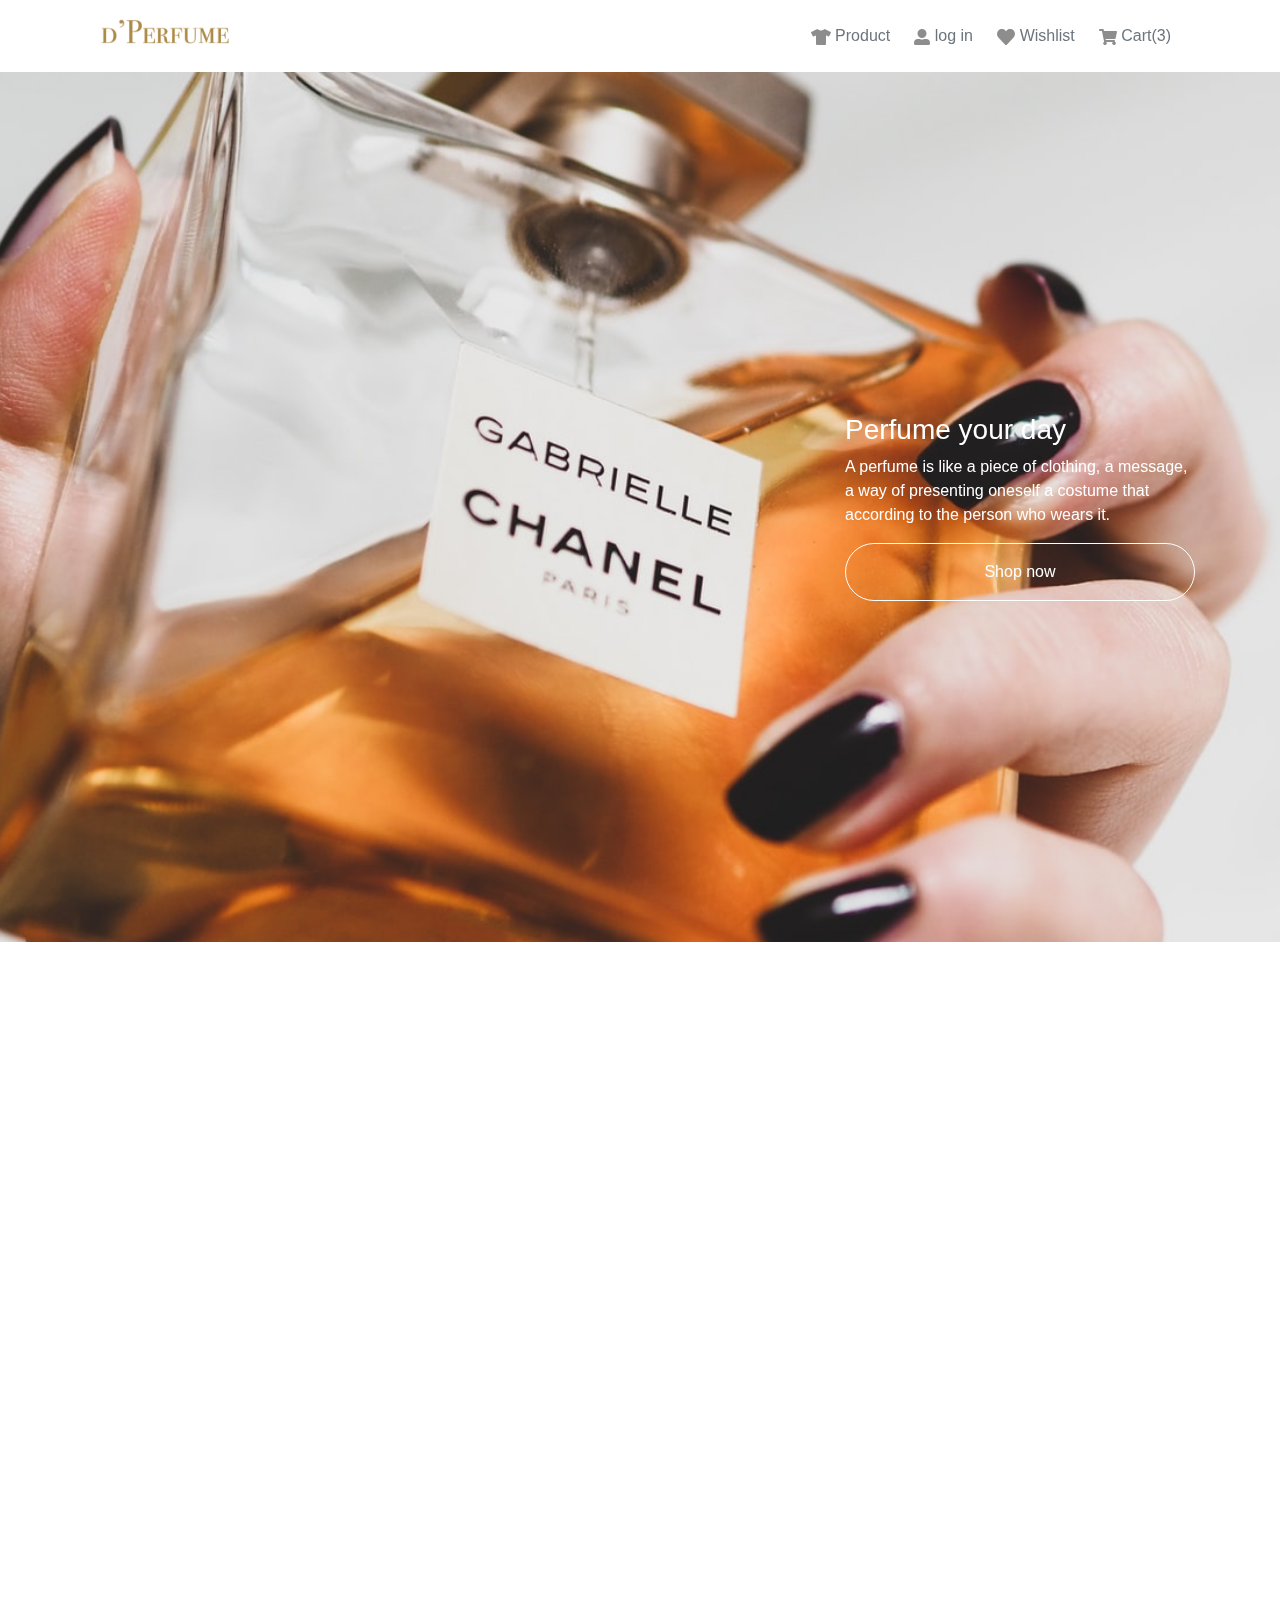
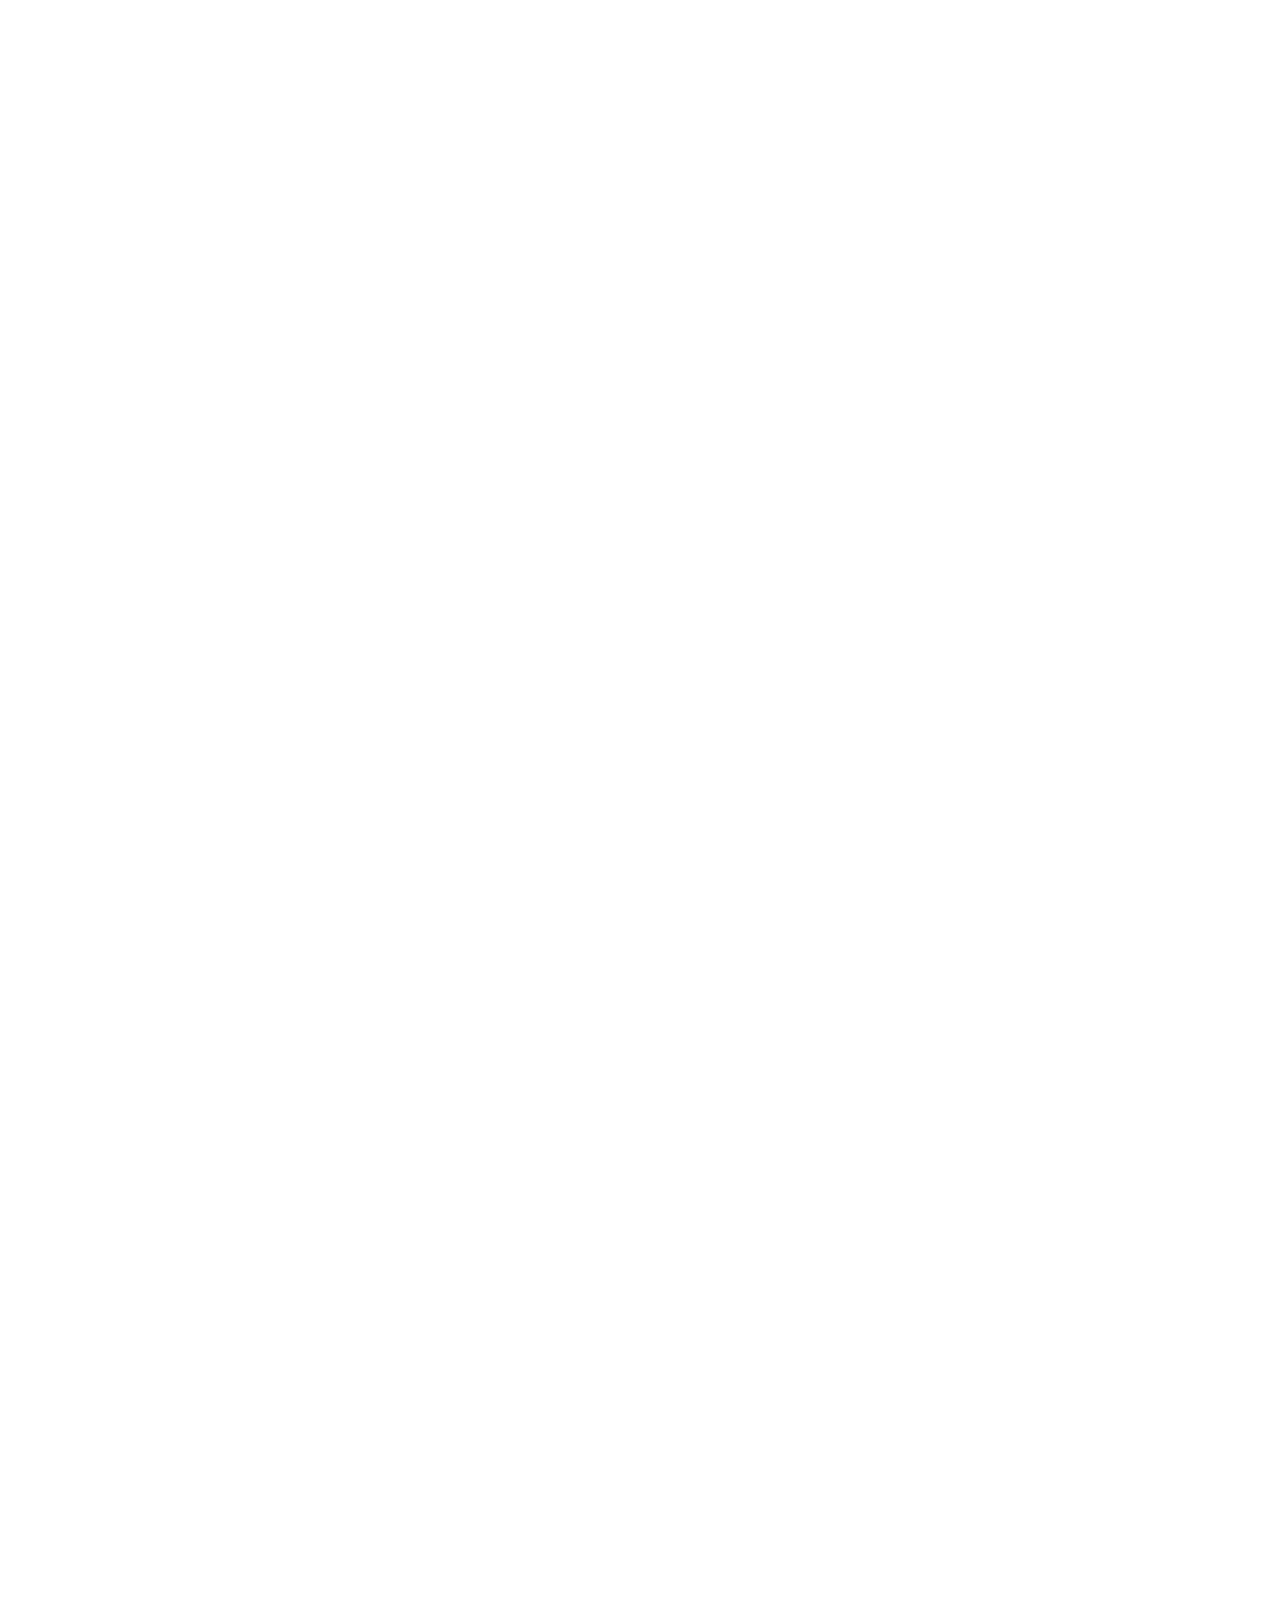
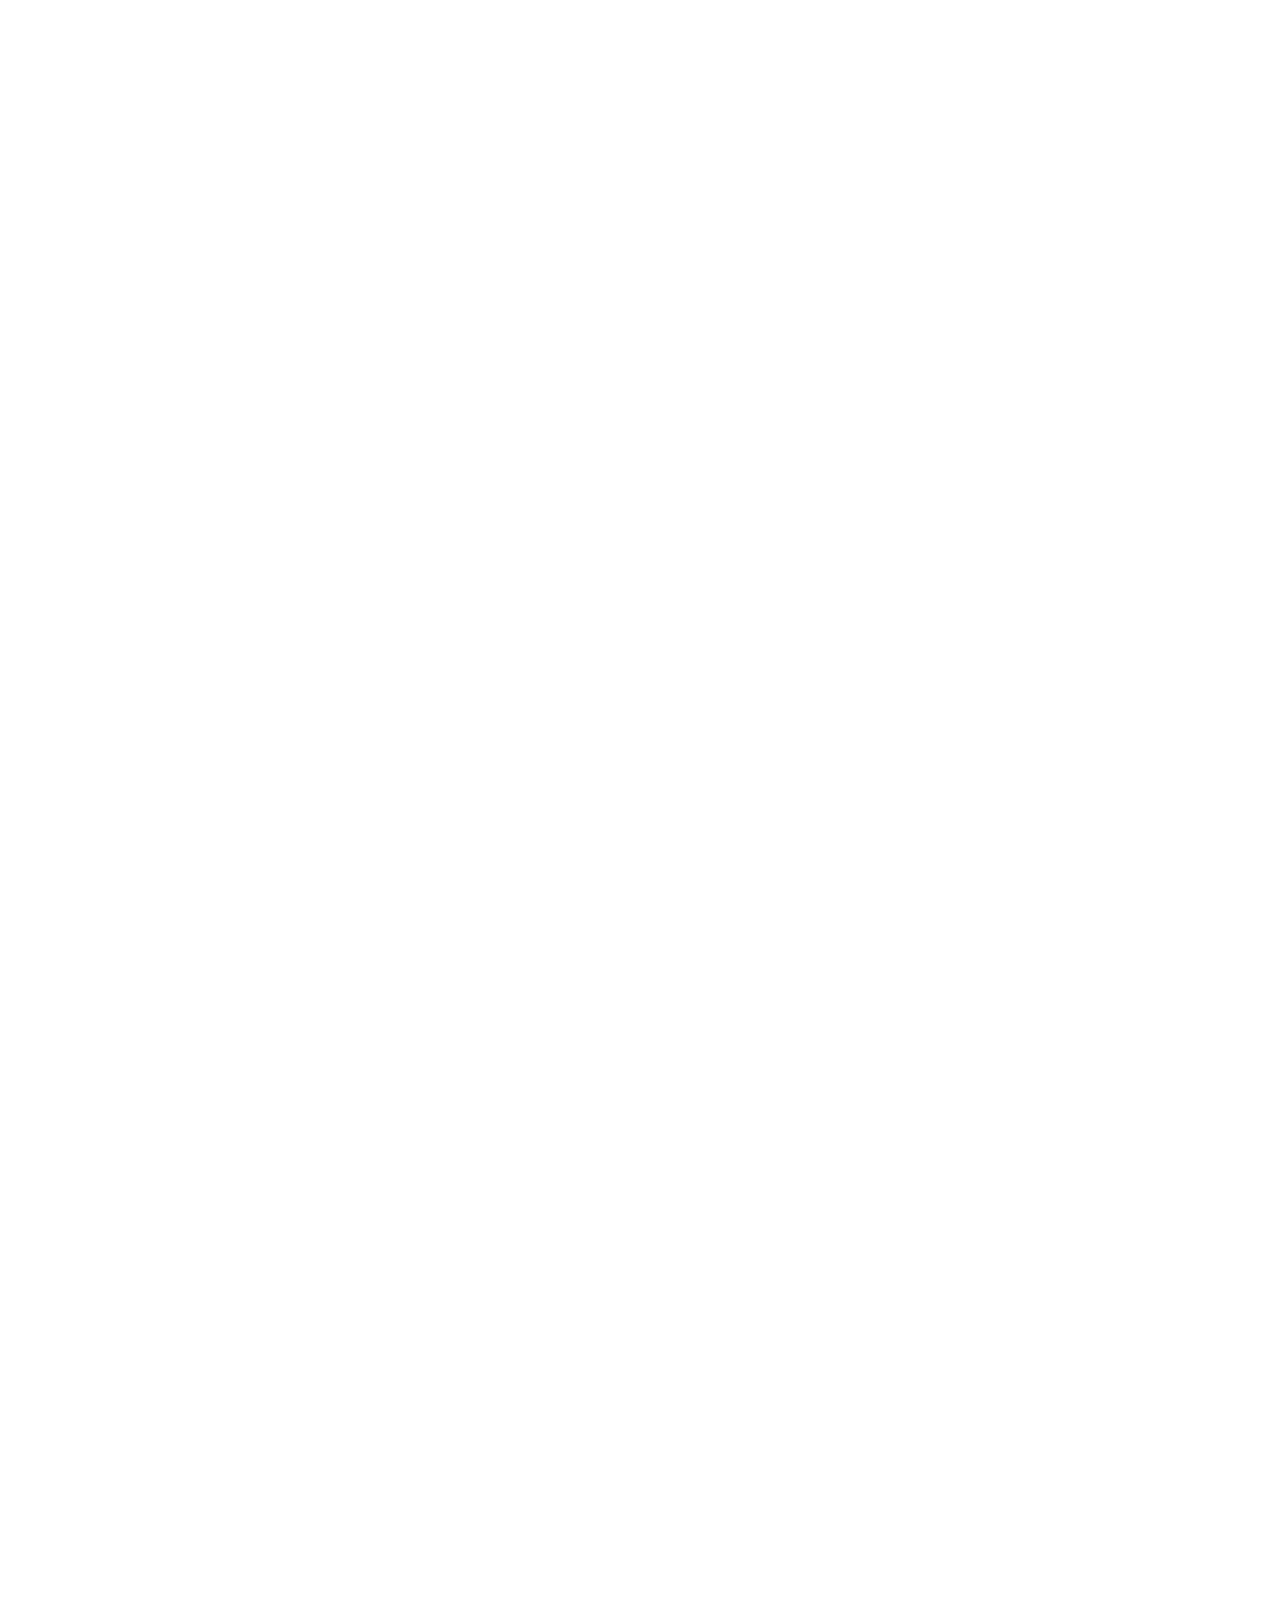
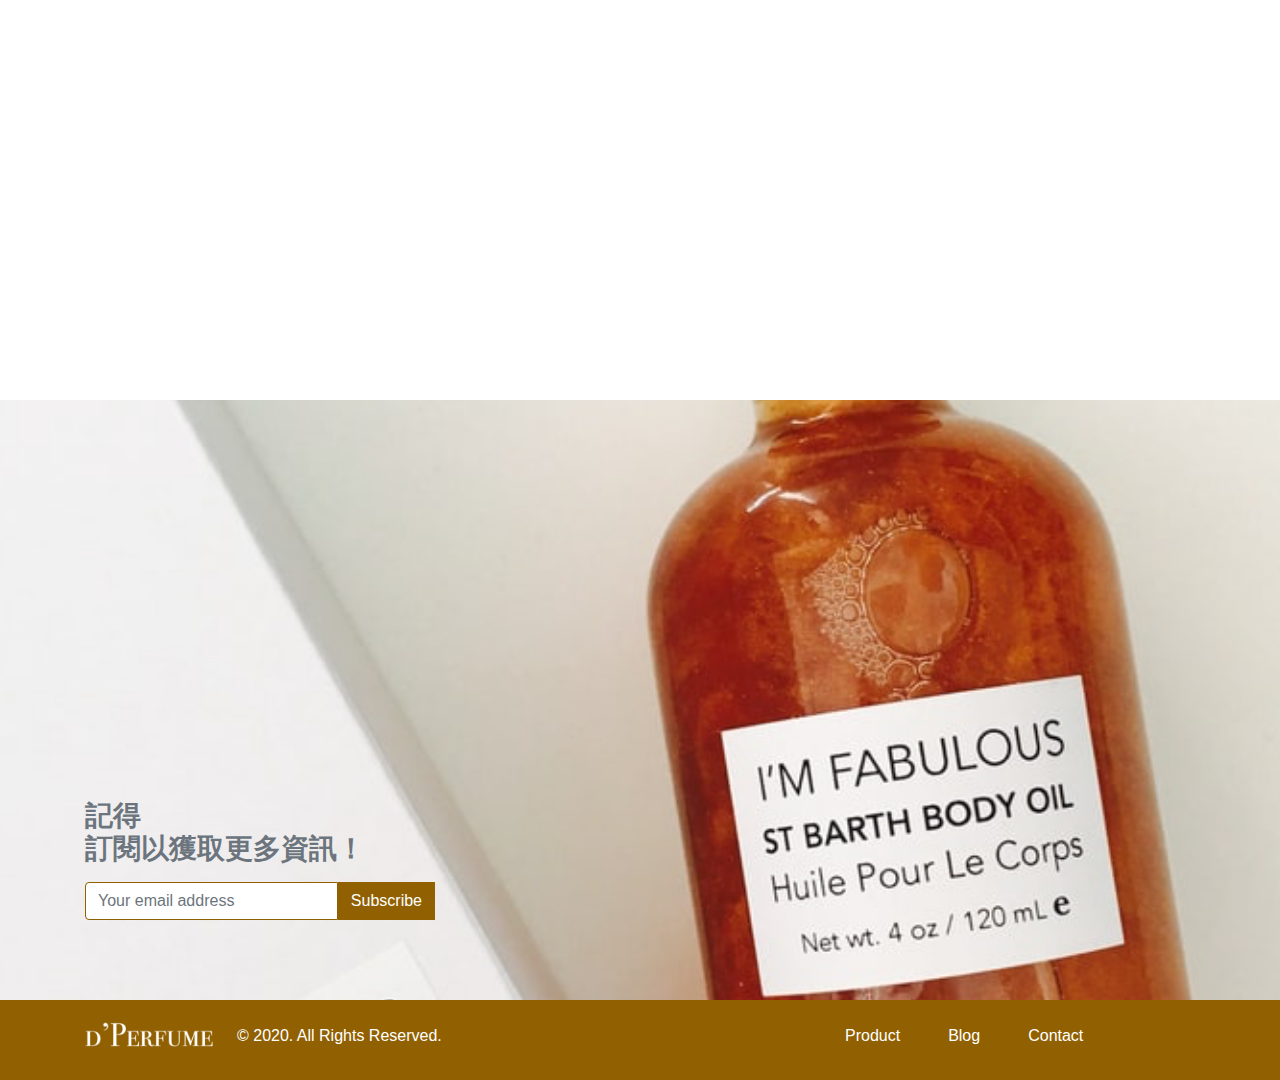
<file: index.html>
<!DOCTYPE html>
<html>
<head>
    <meta charset="utf-8">
    <title>index</title>
	<meta name="viewport" content="width=device-width, initial-scale=1.0">
	<link rel="stylesheet" href="css/all.min.css">
</head>
<body>
    <div class="header container" data-aos="fade-down">
        <nav class="row navbar navbar-expand-md navbar-light">
            <h1 class="col-5 col-md-4 navbar-brand">
                <a href="index.html">
                    <img src="img/d’Perfume.png" alt="d’Perfume">
                </a>
            </h1>
            <!--mobile導覽列選單-->
            <div class="col-5 d-flex d-md-none justify-content-end pr-0">
                <div class="d-flex align-items-center mr-3">
                    <a href="#" class="position-relative">
                        <img src="img/shopping-cart.svg" alt="shopping-cart">
                        <p class="text-white text-center bg-primary">3</p>
                    </a>
                </div>
                <button class="navbar-toggler d-flex d-md-none border-0 btn" type="button" data-toggle="collapse" data-target="#navbarSupportedContent" aria-controls="navbarSupportedContent" aria-expanded="true" aria-label="Toggle navigation">
                    <span class="navbar-toggler-icon"></span>
                </button>
            </div>
            <!--desktop導覽列選單-->
            <div class="col-md-8 collapse navbar-collapse justify-content-end">
                <ul class="navbar-nav">
                    <li class="nav-item active mr-4">
                        <img src="img/tshirt.svg" alt="tshirt">
                        <a href="產品列表頁.html" class="text-decoration-none text-secondary">Product</a>
                    </li>
                    <li class="nav-item active mr-4">
                        <img src="img/user-alt.svg" alt="user-alt">
                        <a href="登入頁Login.html" class="text-decoration-none text-secondary">log in</a>
                    </li>
                    <li class="nav-item active mr-4">
                        <img src="img/heart.svg" alt="heart">
                        <a href="#" class="text-decoration-none text-secondary">Wishlist</a>
                    </li>
                    <li class="nav-item active mr-4">
                        <img src="img/shopping-cart.svg" alt="shopping-cart">
                        <a href="#" class="text-decoration-none text-secondary">Cart(3)</a>
                    </li>
                </ul>
            </div>
        </nav>
    </div>
    <!--mobile導覽列選單的開闔-->
    <div class="container-fluid d-md-none navbar-collapse collapse px-0" id="navbarSupportedContent">
        <ul class="navbar-nav d-flex justify-content-between mr-auto">
            <li class="nav-item bg-secondary border-bottom border-white text-center">
                <a class="nav-link text-white py-3" href="產品列表頁.html">Product</a>
            </li>
            <li class="nav-item bg-secondary border-bottom border-white text-center">
                <a class="nav-link text-white py-3" href="#">Wishlist</a>
            </li>
            <li class="nav-item bg-secondary border-bottom border-white text-center">
                <a class="nav-link text-white py-3" href="#">Blog</a>
            </li>
            <li class="nav-item bg-secondary border-bottom border-white text-center">
                <a class="nav-link text-white py-3" href="#">Contact</a>
            </li>
            <li class="nav-item bg-secondary text-center">
                <a class="nav-link text-white py-3" href="登入頁Login.html">Log in</a>
            </li>
        </ul>
    </div>
    <!--首頁的客製化-->
    <div class="banner d-flex align-items-center"  data-aos="fade-up" data-aos-delay="500">
        <div class="container">
            <div class="row">
                <div class="col-lg-4 offset-lg-8">
                    <h3 class="text-white">Perfume your day</h3>
                    <p class="text-white">A perfume is like a piece of clothing, a message, a way of presenting oneself a costume that according to the person who wears it.</p>
                    <div class="text-center border border-white rounded-pill py-3">
                        <a href="產品列表頁.html" class="d-block text-decoration-none text-white">Shop now</a>
                    </div>
                </div>
            </div>
        </div>
    </div>

    <div class="container py-6">
        <div class="row flex-row-reverse no-gutters" data-aos="fade-left" data-aos-delay="50">
            <div class="col-md-6">
                <img src="img/photo-1563170351-be82bc888aa4.png" alt="Gabrielle CHANEL" class="img-fluid">
            </div>
            <div class="col-md-3 d-flex align-items-center mx-auto">
                <div>
                    <h2>Gabrielle CHANEL</h2>
                    <span>全新嗅覺體驗，花香四溢、明亮馥郁。結合茉莉、依蘭依蘭、橙花和最迷人的格拉斯晚香玉之花香，呈現出夢幻花香氣息。 極具女性特質的香奈兒嘉柏麗香水，專為光芒四射的她而生。</span>
                    <a href="#" class="d-block text-primary text-decoration-none mt-3">查看更多</a>
                </div>
            </div>
        </div>

        <div class="row no-gutters" data-aos="fade-right" data-aos-delay="50">
            <div class="col-md-6">
                <img src="img/photo-1584435731369-1e74c4e9385e.png" alt="Five O’clock Au Gingembre" class="img-fluid">
            </div>
            <div class="col-md-4 d-flex align-items-center mx-auto">
                <div>
                    <h2>Five O’clock Au Gingembre</h2>
                    <span>生薑與溫醇的肉桂香、紅糖的香甜摻和成一氣，溫暖微辛的氣息反倒形成一股輕煙氤氳開來，還帶點微微煙醺感漫溢在整個鼻息之間，細聞之下,又還有溫溫淡淡的木香，溫和而暖心。</span>
                    <a href="#" class="d-block text-decoration-none text-primary mt-3">查看更多</a>
                </div>
            </div>
        </div>

        <div class="row no-gutters flex-md-row-reverse" data-aos="fade-left" data-aos-delay="50">
            <div class="col-md-6">
                <img src="img/photo-1585120040315-2241b774ad0f.png" alt="CHANEL N°5" class="img-fluid">
            </div>
            <div class="col-md-3 d-flex align-items-center mx-auto">
                <div>
                    <h2>CHANEL N°5</h2>
                    <span>N°5，女性魅力的極致精髓。散發柔美澄透的乙醛花束香氣。經典傳奇香氛，蘊藏於極簡設計的獨特瓶身。</span>
                    <a href="#" class="d-block text-decoration-none text-primary mt-3">查看更多</a>
                </div>
            </div>
        </div>

        <div class="row no-gutters" data-aos="fade-right" data-aos-delay="50">
            <div class="col-md-6">
                <img src="img/photo-1542038382126-77ae2819338d.png" alt="product" class="img-fluid">
            </div>
            <div class="col-md-3 d-flex align-items-center mx-auto">
                <div>
                    <h4>1. <br>Levels of Preventive Maintenance Compliance</h4>
                    <p>The core idea of preventative maintenance is the performance of proactive actions against unscheduled downtime in order to identify potential defects before they evolve into something more severe.</p>
                    <h4>2. <br>Percentage of Planned Maintenance</h4>
                    <p>The planned maintenance percentage is the total planned maintenance time in your CMMS software over a date range over the total number of hours of a service performed by the technicians.</p>
                    <h4>3. <br>Critical percentage of planned maintenance</h4>
                    <p>Calculating the critical percentage of planned maintenance will help you prioritize the most important operations that should be performed immediately.</p>
                    <div class="border border-dark rounded-pill mt-6">
                        <a href="#" class="d-block my-3 text-center text-decoration-none text-dark">Plan a free online training</a>
                    </div>
                </div>
            </div>
        </div>
    </div>

    <div class="container-fluid bg-lighter py-4" data-aos="fade-up">
        <div class="container">
            <ul class="row list-unstyled">
                <li class="col-md-4 mb-5">
                    <img src="img/photo-1530630458144-014709e10016.png" alt="Poppy & Barley" class="img-fluid card-img-top">
                    <h4>Poppy & Barley</h4>
                    <p>Jo Malone</p>
                    <span>NT$1,380</span>
                    <del class="text-black-50">NT$1,580</del>
                </li>
                <li class="col-md-4 mb-5">
                    <img src="img/photo-1556228720-da4e85f25e15.png" alt="Body Wash" class="img-fluid card-img-top">
                    <h4>Body Wash</h4>
                    <p>Curology</p>
                    <span>NT$1,580</span>
                </li>
                <li class="soldout col-md-4">
                    <img src="img/photo-1559264730-1533a6ec0433.svg" alt="Apple Cider Vinegar Capsule" class="img-fluid card-img-top">
                    <h4 class="txt text-white">Sold out</h4>
                    <h4>Apple Cider Vinegar Capsule</h4>
                    <p>Tonik</p>
                    <span>NT$1,580</span>
                </li>
            </ul>
        </div>
    </div>

    <div class="container py-6" data-aos="fade-up">
        <div class="row">
            <div class="col-lg-8">
                <img src="img/photo-1594913615593-e4b8c44625be.png" alt="Bottle-Recycling" class="img-fluid">
            </div>
            <div class="col-lg-4 d-flex align-items-center">
                <div>
                    <h2>Bottle-Recycling</h2>
                    <span>Recycle your used empty bottles and be rewarded!</span>
                    <p class="mt-3">For the past 10 years, we have collected over 800,000 bottles through Empty Bottle Recycling Campaign and planted more than 860 pine trees for a better environment.For the past 10 years, we have collected over 800,000 bottles through Empty Bottle Recycling Campaign and planted more than 860 pine trees for a better environment.</p>
                    <a href="#" class="mt-3 font-weight-bold text-primary text-decoration-none">查看更多</a>
                </div>
            </div>
        </div>
    </div>
    <!--客製化end-->
    <div class="footer-bg d-flex align-items-end">
        <div class="container my-7">
            <div class="row">
                <div class="col-12 col-lg-4">
                    <h3 class="text-muted font-weight-bold mb-3">記得<br>訂閱以獲取更多資訊！</h3>
                    <form action="#" class="input-group">
                        <input type="text" placeholder="Your email address" class="form-control border border-primary">
                        <button type="submit" class="btn btn-primary rounded-0">Subscribe</button>
                    </form>
                </div>
            </div>
        </div>
    </div>

    <div class="footer container-fluid bg-primary">
        <div class="container">
            <div class="row py-3">
                <div class="col-12 col-md-8 d-flex">
                    <a href="#" class="mr-4">
                        <img src="img/d’Perfumew.png" alt="d’Perfume">
                    </a>
                    <p class="text-white mt-2">© 2020. All Rights Reserved.</p>
                </div>
                <div class="col-md-4 d-none d-lg-flex mt-2">
                    <a href="產品列表頁.html" class="text-decoration-none text-white mr-5">Product</a>
                    <a href="#" class="text-decoration-none text-white mr-5">Blog</a>
                    <a href="#" class="text-decoration-none text-white">Contact</a>
                </div>
            </div>
        </div>
    </div>

    <script src="https://code.jquery.com/jquery-3.5.1.slim.min.js"
    integrity="sha384-DfXdz2htPH0lsSSs5nCTpuj/zy4C+OGpamoFVy38MVBnE+IbbVYUew+OrCXaRkfj"
    crossorigin="anonymous"></script>
    <script src="https://cdn.jsdelivr.net/npm/popper.js@1.16.1/dist/umd/popper.min.js"
    integrity="sha384-9/reFTGAW83EW2RDu2S0VKaIzap3H66lZH81PoYlFhbGU+6BZp6G7niu735Sk7lN"
    crossorigin="anonymous"></script>
    <script src="https://stackpath.bootstrapcdn.com/bootstrap/4.5.2/js/bootstrap.min.js"
    integrity="sha384-B4gt1jrGC7Jh4AgTPSdUtOBvfO8shuf57BaghqFfPlYxofvL8/KUEfYiJOMMV+rV"
    crossorigin="anonymous"></script>

    <link rel="stylesheet" href="https://unpkg.com/aos@next/dist/aos.css" />
    <script src="https://unpkg.com/aos@next/dist/aos.js"></script>
    <script>
    AOS.init();
    </script>
</body>
</html>
</file>
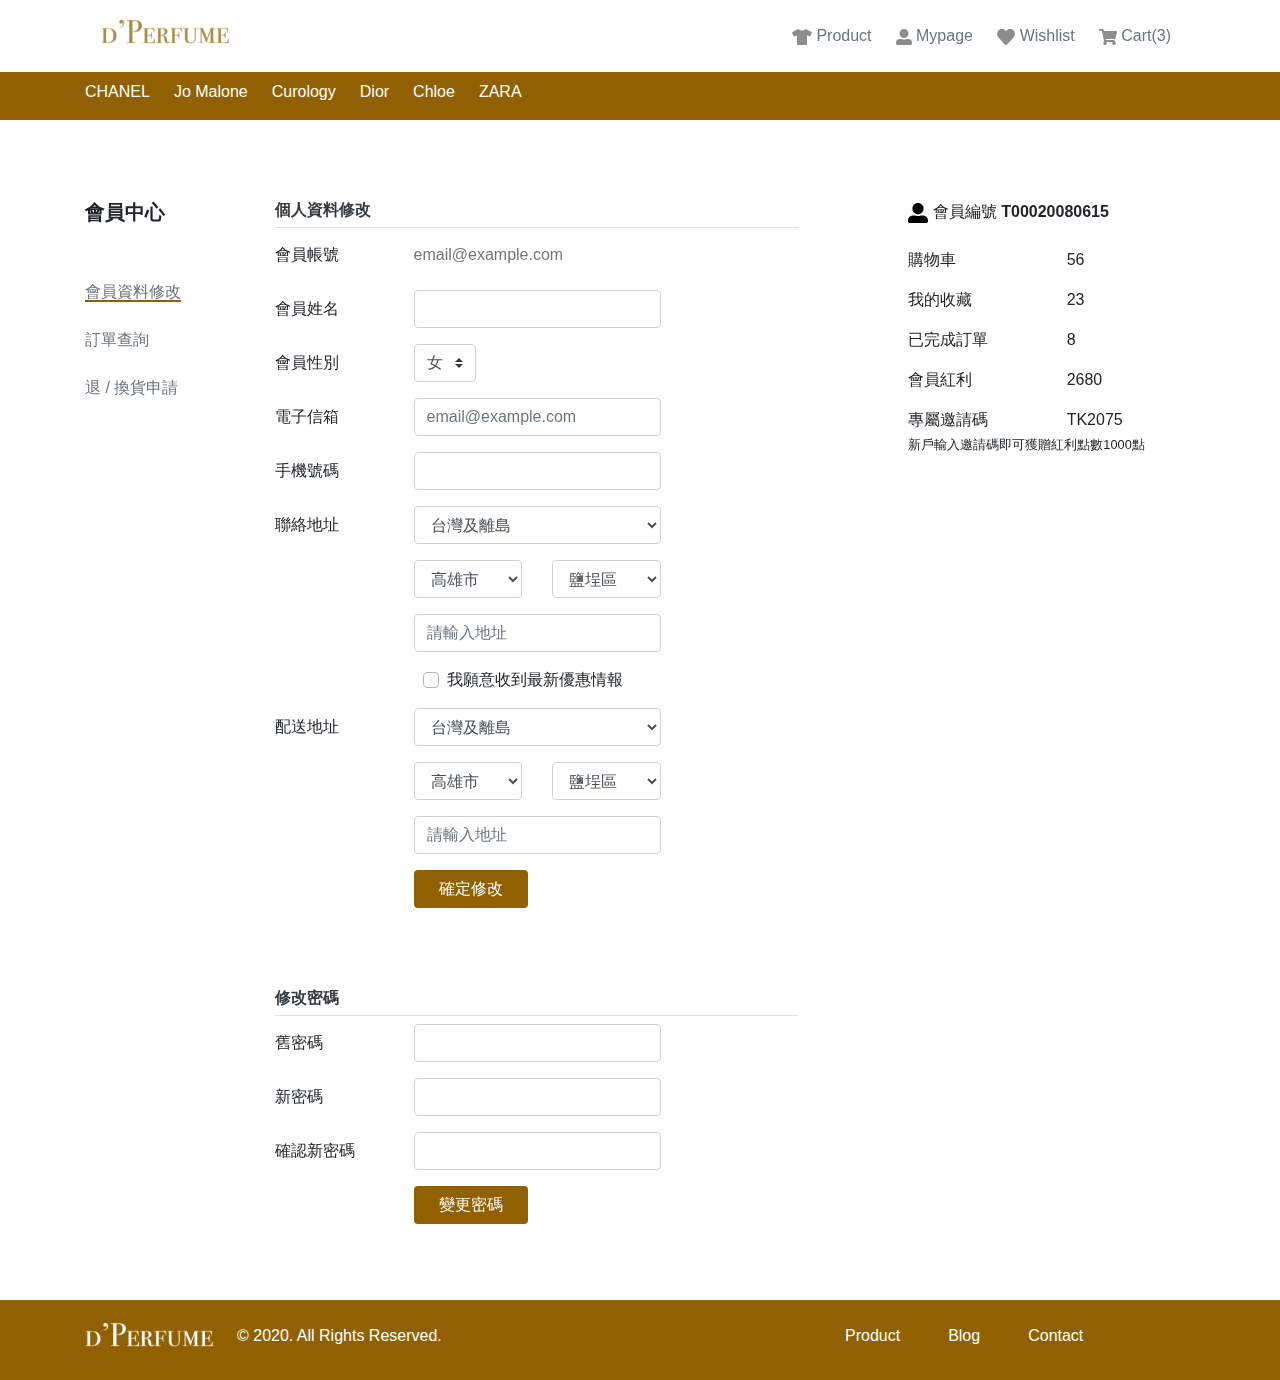
<file: 會員管理.html>
<!DOCTYPE html>
<html>
<head>
    <meta charset="utf-8">
    <title>會員管理</title>
	<meta name="viewport" content="width=device-width, initial-scale=1.0">
    <link rel="stylesheet" href="css/all.min.css">
</head>
<body>
    <div class="header container" data-aos="fade-down">
        <nav class="row navbar navbar-expand-md navbar-light">
            <h1 class="col-5 col-md-4 navbar-brand">
                <a href="index.html">
                    <img src="img/d’Perfume.png" alt="d’Perfume">
                </a>
            </h1>
            <!--mobile導覽列選單-->
            <div class="col-5 d-flex d-md-none justify-content-end pr-0">
                <div class="d-flex align-items-center mr-3">
                    <a href="#" class="position-relative">
                        <img src="img/shopping-cart.svg" alt="shopping-cart">
                        <p class="text-white text-center bg-primary">3</p>
                    </a>
                </div>
                <button class="navbar-toggler d-flex d-md-none border-0 btn" type="button" data-toggle="collapse" data-target="#navbarSupportedContent" aria-controls="navbarSupportedContent" aria-expanded="true" aria-label="Toggle navigation">
                    <span class="navbar-toggler-icon"></span>
                </button>
            </div>
            <!--desktop導覽列選單-->
            <div class="col-md-8 collapse navbar-collapse justify-content-end">
                <ul class="navbar-nav">
                    <li class="nav-item active mr-4">
                        <img src="img/tshirt.svg" alt="tshirt">
                        <a href="產品列表頁.html" class="text-decoration-none text-secondary">Product</a>
                    </li>
                    <li class="nav-item active mr-4">
                        <img src="img/user-alt.svg" alt="user-alt">
                        <a href="登入頁Login.html" class="text-decoration-none text-secondary">Mypage</a>
                    </li>
                    <li class="nav-item active mr-4">
                        <img src="img/heart.svg" alt="heart">
                        <a href="#" class="text-decoration-none text-secondary">Wishlist</a>
                    </li>
                    <li class="nav-item active mr-4">
                        <img src="img/shopping-cart.svg" alt="shopping-cart">
                        <a href="#" class="text-decoration-none text-secondary">Cart(3)</a>
                    </li>
                </ul>
            </div>
        </nav>
    </div>
    <!--mobile導覽列選單的開闔-->
    <div class="container-fluid d-md-none navbar-collapse collapse px-0" id="navbarSupportedContent">
        <ul class="navbar-nav d-flex justify-content-between mr-auto">
            <li class="nav-item bg-secondary border-bottom border-white text-center">
                <a class="nav-link text-white py-3" href="產品列表頁.html">Product</a>
            </li>
            <li class="nav-item bg-secondary border-bottom border-white text-center">
                <a class="nav-link text-white py-3" href="#">Wishlist</a>
            </li>
            <li class="nav-item bg-secondary border-bottom border-white text-center">
                <a class="nav-link text-white py-3" href="#">Blog</a>
            </li>
            <li class="nav-item bg-secondary border-bottom border-white text-center">
                <a class="nav-link text-white py-3" href="#">Contact</a>
            </li>
            <li class="nav-item bg-secondary text-center">
                <a class="nav-link text-white py-3" href="登入頁Login.html">Log in</a>
            </li>
        </ul>
    </div>
    
    <div class="container-fluid bg-primary d-none d-lg-flex" data-aos="fade-up">
        <div class="container">
            <div class="row">
                <ul class="col-7 list-unstyled d-flex text-white">
                    <li>
                        <a href="#" class="d-block mt-2 mr-4 text-decoration-none text-white">CHANEL</a>
                    </li>
                    <li>
                        <a href="#" class="d-block mt-2 mr-4 text-decoration-none text-white">Jo Malone</a>
                    </li>
                    <li>
                        <a href="#" class="d-block mt-2 mr-4 text-decoration-none text-white">Curology</a>
                    </li>
                    <li>
                        <a href="#" class="d-block mt-2 mr-4 text-decoration-none text-white">Dior</a>
                    </li>
                    <li>
                        <a href="#" class="d-block mt-2 mr-4 text-decoration-none text-white">Chloe</a>
                    </li>
                    <li>
                        <a href="#" class="d-block mt-2 mr-4 text-decoration-none text-white">ZARA</a>
                    </li>
                </ul>
            </div>
        </div>
    </div>
    <!--會員管理的客製化-->
    <div class="member container">
        <div class="row mt-7 mb-6 text-gray">
            <div class="col-12 col-xl-2" data-aos="zoom-in-right" data-aos-delay="500">
                <ul class="list-unstyled d-flex flex-xl-column justify-content-between">
                    <li class="d-none d-xl-flex mb-5">
                        <h5 class="font-weight-bold">會員中心</h5>
                    </li>
                    <li class="mb-4">
                        <a href="#" class="line text-secondary text-decoration-none">會員資料修改</a>
                    </li>
                    <li class="mb-4">
                        <a href="#" class="underline text-secondary text-decoration-none">訂單查詢</a>
                    </li>
                    <li>
                        <a href="#" class="underline text-secondary text-decoration-none">退 / 換貨申請</a>
                    </li>
                </ul>
            </div>
            <div class="col-12 col-xl-10" data-aos="zoom-in-left" data-aos-delay="500">
                <div class="row flex-row-reverse justify-content-between">
                    <div class="col-12 col-xl-4 mb-5">
                        <img src="img/user-alt.png" alt="user-alt">
                        <span>會員編號</span>
                        <span class="font-weight-bold">T00020080615</span>
                        <ul class="list-unstyled mt-4">
                            <li class="row mb-3">
                                <span class="col-6">購物車</span>
                                <span class="col-6">56</span>
                            </li>
                            <li class="row mb-3">
                                <span class="col-6">我的收藏</span>
                                <span class="col-6">23</span>
                            </li>
                            <li class="row mb-3">
                                <span class="col-6">已完成訂單</span>
                                <span class="col-6">8</span>
                            </li>
                            <li class="row mb-3">
                                <span class="col-6">會員紅利</span>
                                <span class="col-6">2680</span>
                            </li>
                            <li class="row">
                                <span class="col-6">專屬邀請碼</span>
                                <span class="col-6">TK2075</span>
                            </li>
                            <li>
                                <small>新戶輸入邀請碼即可獲贈紅利點數1000點</small>
                            </li>
                        </ul>
                    </div>
                    <div class="col-xl-7">
                        <h6 class="font-weight-bold text-dark border-bottom border-gray pb-2">個人資料修改</h6>
                        
                        <form action="#" class="mb-7">
                            <div class="form-group row">
                                <label for="account" class="col-4 col-sm-3 col-form-label">會員帳號</label>
                                <div class="col-8 col-sm-6">
                                    <input type="text" class="form-control-plaintext text-gray" id="account" placeholder="email@example.com">
                                </div>
                            </div>
                            <div class="form-group row">
                                <label for="name" class="col-4 col-sm-3 col-form-label">會員姓名</label>
                                <div class="col-8 col-sm-6">
                                    <input type="text" class="form-control" id="name">
                                </div>
                            </div>
                            <div class="form-group row">
                                <label for="gender" class="col-4 col-sm-3 col-form-label">會員性別</label>
                                <div class="col-4 col-sm-2">
                                    <select class="custom-select mr-sm-2 text-gray" id="gender">
                                        <option selected>女</option>
                                        <option>男</option>
                                    </select>
                                </div>
                            </div>
                            <div class="form-group row">
                                <label for="email" class="col-4 col-sm-3 col-form-label">電子信箱</label>
                                <div class="col-8 col-sm-6">
                                    <input type="email" class="form-control text-gray" id="email"  placeholder="email@example.com">
                                </div>
                            </div>
                            <div class="form-group row">
                                <label for="phone-number" class="col-4 col-sm-3 col-form-label">手機號碼</label>
                                <div class="col-8 col-sm-6">
                                    <input type="text" class="form-control" id="phone-number">
                                </div>
                            </div>
                            <div class="form-group row">
                                <label for="address" class="col-4 col-sm-3 col-form-label">聯絡地址</label>
                                <div class="col-8 col-sm-6">
                                    <select id="address" class="form-control text-gray">
                                        <option selected>台灣及離島</option>
                                        <option>...</option>
                                    </select>
                                </div>
                            </div>
                            <div class="form-group row">
                                <div class="col-4 offset-4 offset-sm-3 offset-md-3 col-sm-3 col-md-3">
                                    <select id="address" class="form-control text-gray">
                                        <option selected>高雄市</option>
                                        <option>...</option>
                                    </select>
                                </div>
                                <div class="col-4 col-sm-3 col-md-3">
                                    <select id="address" class="form-control text-gray">
                                        <option selected>鹽埕區</option>
                                        <option>...</option>
                                    </select>
                                </div>
                            </div>
                            <div class="form-group row">
                                <div class="offset-4 offset-sm-3 col-8 col-sm-6">
                                    <input type="text" class="form-control text-gray" id="address" placeholder="請輸入地址">
                                </div>
                            </div>
                            <div class="form-group row">
                                <div class="offset-4 offset-sm-3 offset-md-3 col-8 col-sm-6 custom-control custom-checkbox pl-5">
                                    <input type="checkbox" class="custom-control-input" id="Check">
                                    <label class="custom-control-label" for="Check">
                                        我願意收到最新優惠情報
                                    </label>
                                </div>
                            </div>
                            <div class="form-group row">
                                <label for="address" class="col-4 col-sm-3 col-form-label">配送地址</label>
                                <div class="col-8 col-sm-6">
                                    <select id="address" class="form-control text-gray">
                                        <option selected>台灣及離島</option>
                                        <option>...</option>
                                    </select>
                                </div>
                            </div>
                            <div class="form-group row">
                                <div class="col-4 offset-4 offset-sm-3 offset-md-3 col-sm-3 col-md-3">
                                    <select id="address" class="form-control text-gray">
                                        <option selected>高雄市</option>
                                        <option>...</option>
                                    </select>
                                </div>
                                <div class="col-4 col-sm-3 col-md-3">
                                    <select id="address" class="form-control text-gray">
                                        <option selected>鹽埕區</option>
                                        <option>...</option>
                                    </select>
                                </div>
                            </div>
                            <div class="form-group row">
                                <div class="offset-4 offset-sm-3 col-8 col-sm-6">
                                    <input type="text" class="form-control text-gray" id="address" placeholder="請輸入地址">
                                </div>
                            </div>
                            <div class="form-group row">
                                <div class="offset-4 offset-sm-3 col-6">
                                    <button class="text-white bg-primary btn px-4" type="button">確定修改</button>
                                </div>
                            </div>
                        </form>
                        
                        <h6 class="font-weight-bold text-dark border-bottom border-gray pb-2">修改密碼</h6>
                        <form action="#">
                            <div class="form-group row">
                                <label for="old-password" class="col-4 col-sm-3 col-form-label">舊密碼</label>
                                <div class="col-8 col-sm-6">
                                    <input type="text" class="form-control" id="old-password">
                                </div>
                            </div>
                            <div class="form-group row">
                                <label for="new-password" class="col-4 col-sm-3 col-form-label">新密碼</label>
                                <div class="col-8 col-sm-6">
                                    <input type="text" class="form-control" id="new-password">
                                </div>
                            </div>
                            <div class="form-group row">
                                <label for="confirm-password" class="col-4 col-sm-3 col-form-label">確認新密碼</label>
                                <div class="col-8 col-sm-6">
                                    <input type="text" class="form-control" id="confirm-password">
                                </div>
                            </div>
                            <div class="form-group row">
                                <div class="offset-4 offset-sm-3 col-6">
                                    <button class="text-white bg-primary btn px-4" type="button">變更密碼</button>
                                </div>
                            </div>
                        </form>
                    </div>
                </div>
            </div>  
        </div>
    </div>
    <!--客製化end-->
    <div class="footer container-fluid bg-primary">
        <div class="container">
            <div class="row py-3">
                <div class="col-12 col-md-8 d-flex">
                    <a href="index.html" class="mr-4">
                        <img src="img/d’Perfumew.png" alt="d’Perfume">
                    </a>
                    <p class="text-white mt-2">© 2020. All Rights Reserved.</p>
                </div>
                <div class="col-md-4 d-none d-lg-flex mt-2">
                    <a href="產品列表頁.html" class="text-decoration-none text-white mr-5">Product</a>
                    <a href="#" class="text-decoration-none text-white mr-5">Blog</a>
                    <a href="#" class="text-decoration-none text-white">Contact</a>
                </div>
            </div>
        </div>
    </div>

    <script src="https://code.jquery.com/jquery-3.5.1.slim.min.js" integrity="sha384-DfXdz2htPH0lsSSs5nCTpuj/zy4C+OGpamoFVy38MVBnE+IbbVYUew+OrCXaRkfj" crossorigin="anonymous"></script>
    <script src="https://cdn.jsdelivr.net/npm/popper.js@1.16.1/dist/umd/popper.min.js" integrity="sha384-9/reFTGAW83EW2RDu2S0VKaIzap3H66lZH81PoYlFhbGU+6BZp6G7niu735Sk7lN" crossorigin="anonymous"></script>
    <script src="https://stackpath.bootstrapcdn.com/bootstrap/4.5.2/js/bootstrap.min.js" integrity="sha384-B4gt1jrGC7Jh4AgTPSdUtOBvfO8shuf57BaghqFfPlYxofvL8/KUEfYiJOMMV+rV" crossorigin="anonymous"></script>
    
    <link rel="stylesheet" href="https://unpkg.com/aos@next/dist/aos.css" />
    <script src="https://unpkg.com/aos@next/dist/aos.js"></script>
    <script>
    AOS.init();
    </script>
</body>
</html>
</file>
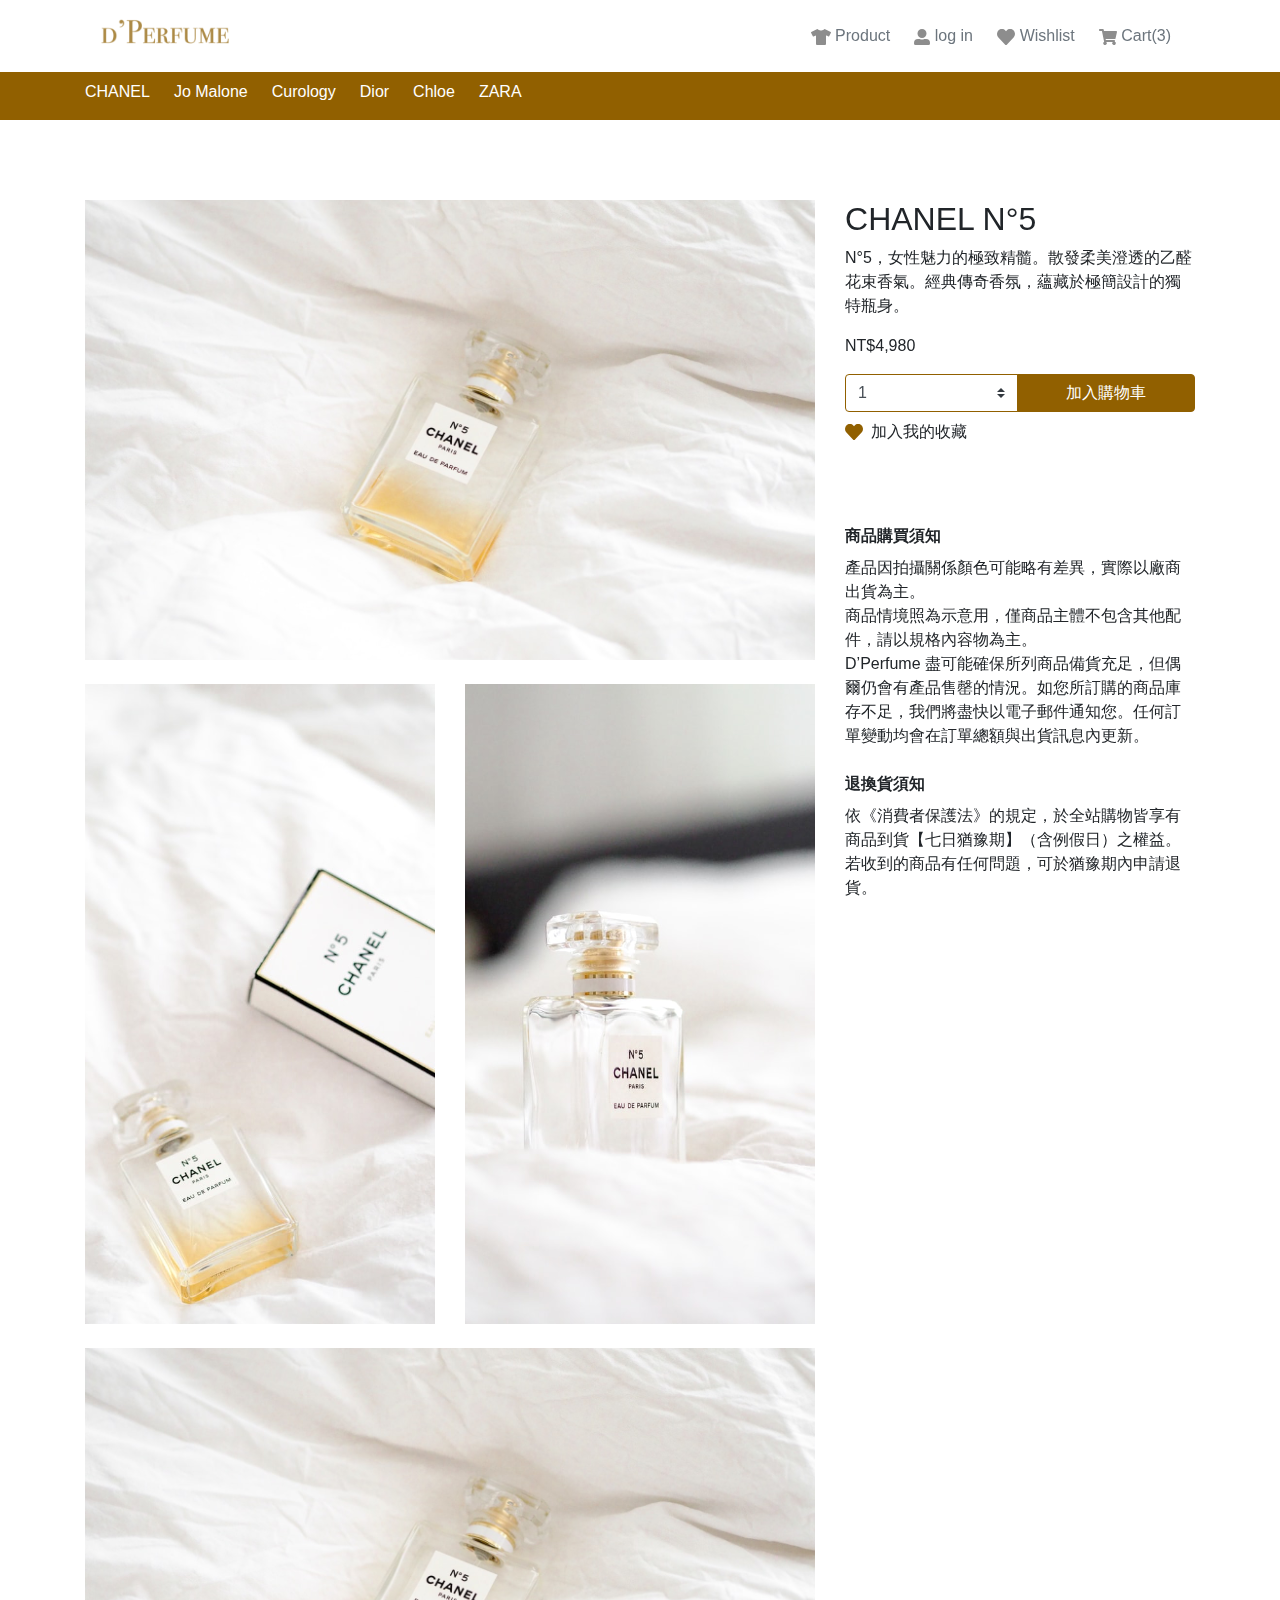
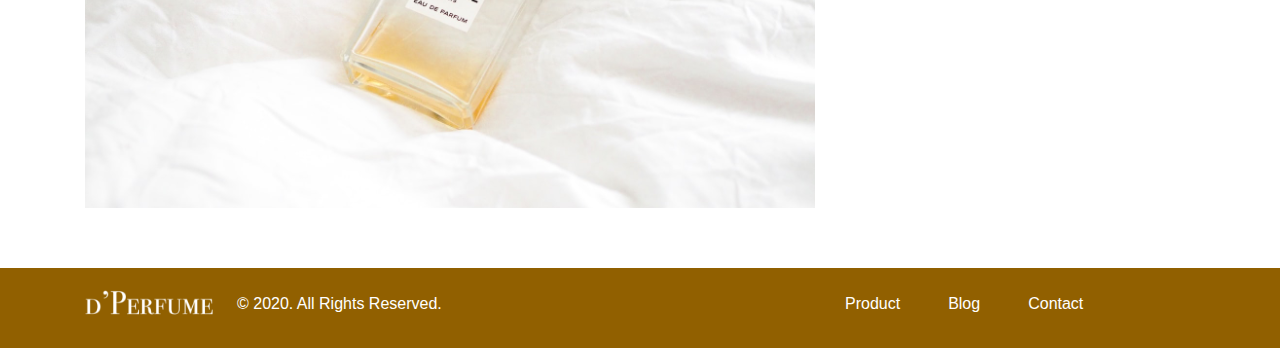
<file: 產品內頁.html>
<!DOCTYPE html>
<html>
<head>
    <meta charset="utf-8">
    <title>產品內頁</title>
	<meta name="viewport" content="width=device-width, initial-scale=1.0">
    <link rel="stylesheet" href="css/all.min.css">
</head>
<body>
    <div class="header container" data-aos="fade-down">
        <nav class="row navbar navbar-expand-md navbar-light">
            <h1 class="col-5 col-md-4 navbar-brand">
                <a href="index.html">
                    <img src="img/d’Perfume.png" alt="d’Perfume">
                </a>
            </h1>
            <!--mobile導覽列選單-->
            <div class="col-5 d-flex d-md-none justify-content-end pr-0">
                <div class="d-flex align-items-center mr-3">
                    <a href="#" class="position-relative">
                        <img src="img/shopping-cart.svg" alt="shopping-cart">
                        <p class="text-white text-center bg-primary">3</p>
                    </a>
                </div>
                <button class="navbar-toggler d-flex d-md-none border-0 btn" type="button" data-toggle="collapse" data-target="#navbarSupportedContent" aria-controls="navbarSupportedContent" aria-expanded="true" aria-label="Toggle navigation">
                    <span class="navbar-toggler-icon"></span>
                </button>
            </div>
            <!--desktop導覽列選單-->
            <div class="col-md-8 collapse navbar-collapse justify-content-end">
                <ul class="navbar-nav">
                    <li class="nav-item active mr-4">
                        <img src="img/tshirt.svg" alt="tshirt">
                        <a href="產品列表頁.html" class="text-decoration-none text-secondary">Product</a>
                    </li>
                    <li class="nav-item active mr-4">
                        <img src="img/user-alt.svg" alt="user-alt">
                        <a href="登入頁Login.html" class="text-decoration-none text-secondary">log in</a>
                    </li>
                    <li class="nav-item active mr-4">
                        <img src="img/heart.svg" alt="heart">
                        <a href="#" class="text-decoration-none text-secondary">Wishlist</a>
                    </li>
                    <li class="nav-item active mr-4">
                        <img src="img/shopping-cart.svg" alt="shopping-cart">
                        <a href="#" class="text-decoration-none text-secondary">Cart(3)</a>
                    </li>
                </ul>
            </div>
        </nav>
    </div>
    <!--mobile導覽列選單的開闔-->
    <div class="container-fluid d-md-none navbar-collapse collapse px-0" id="navbarSupportedContent">
        <ul class="navbar-nav d-flex justify-content-between mr-auto">
            <li class="nav-item bg-secondary border-bottom border-white text-center">
                <a class="nav-link text-white py-3" href="產品列表頁.html">Product</a>
            </li>
            <li class="nav-item bg-secondary border-bottom border-white text-center">
                <a class="nav-link text-white py-3" href="#">Wishlist</a>
            </li>
            <li class="nav-item bg-secondary border-bottom border-white text-center">
                <a class="nav-link text-white py-3" href="#">Blog</a>
            </li>
            <li class="nav-item bg-secondary border-bottom border-white text-center">
                <a class="nav-link text-white py-3" href="#">Contact</a>
            </li>
            <li class="nav-item bg-secondary text-center">
                <a class="nav-link text-white py-3" href="登入頁Login.html">Log in</a>
            </li>
        </ul>
    </div>

    <div class="container-fluid bg-primary d-none d-lg-flex" data-aos="fade-up">
        <div class="container">
            <div class="row">
                <ul class="col-7 list-unstyled d-flex text-white">
                    <li>
                        <a href="#" class="d-block mt-2 mr-4 text-decoration-none text-white">CHANEL</a>
                    </li>
                    <li>
                        <a href="#" class="d-block mt-2 mr-4 text-decoration-none text-white">Jo Malone</a>
                    </li>
                    <li>
                        <a href="#" class="d-block mt-2 mr-4 text-decoration-none text-white">Curology</a>
                    </li>
                    <li>
                        <a href="#" class="d-block mt-2 mr-4 text-decoration-none text-white">Dior</a>
                    </li>
                    <li>
                        <a href="#" class="d-block mt-2 mr-4 text-decoration-none text-white">Chloe</a>
                    </li>
                    <li>
                        <a href="#" class="d-block mt-2 mr-4 text-decoration-none text-white">ZARA</a>
                    </li>
                </ul>
            </div>
        </div>
    </div>

    <div class="modal fade" id="cart" tabindex="-1" role="dialog" aria-labelledby="cart-add" aria-hidden="true">
        <div class="modal-dialog modal-dialog-centered" role="document">
            <div class="modal-content">
                <div class="modal-body text-center">
                    <span class="text-primary font-weight-bold">已加入購物車</span>
                </div>
            </div>
        </div>
    </div>
    
    <div class="modal fade" id="heart" tabindex="-1" role="dialog" aria-labelledby="heart-add" aria-hidden="true">
        <div class="modal-dialog modal-dialog-centered" role="document">
            <div class="modal-content">
                <div class="modal-body text-center">
                    <span class="text-primary font-weight-bold">已加入我的收藏</span>
                </div>
            </div>
        </div>
    </div>
    <!--產品內頁的客製化-->
    <div class="container" data-aos="zoom-out-down">
        <div class="row flex-lg-row-reverse mt-7 mb-6">
            <img src="img/photo-1594913785201-eb82e5c0bce4.png" alt="CHANEL N°5" class="d-lg-none img-fluid mb-4">
            <div class="col-12 col-lg-4">
                <h2>CHANEL N°5</h2>
                <p>N°5，女性魅力的極致精髓。散發柔美澄透的乙醛花束香氣。經典傳奇香氛，蘊藏於極簡設計的獨特瓶身。</p>
                <p>NT$4,980</p>
                <div class="input-group">
                    <select class="custom-select border-primary" id="inputGroupSelect04" aria-label="Example select with button addon">
                      <option selected value="1">1</option>
                      <option value="2">2</option>
                      <option value="3">3</option>
                    </select>
                    <div class="input-group-append">
                      <button class="btn btn-primary px-5" type="button" data-toggle="modal" data-target="#cart">加入購物車</button>
                    </div>
                </div>
                <div class="d-flex align-items-center mt-2" role="button" data-toggle="modal" data-target="#heart">
                    <img src="img/heart(1).svg" alt="heart">
                    <p class="ml-2 mb-0">加入我的收藏</p>
                </div>
                <ul class="list-unstyled mt-7">
                    <li class="font-weight-bold mb-2">商品購買須知</li>
                    <li class="mb-4">產品因拍攝關係顏色可能略有差異，實際以廠商出貨為主。<br> 商品情境照為示意用，僅商品主體不包含其他配件，請以規格內容物為主。<br> D’Perfume 盡可能確保所列商品備貨充足，但偶爾仍會有產品售罄的情況。如您所訂購的商品庫存不足，我們將盡快以電子郵件通知您。任何訂單變動均會在訂單總額與出貨訊息內更新。</li>
                    <li class="font-weight-bold mb-2">退換貨須知</li>
                    <li>依《消費者保護法》的規定，於全站購物皆享有商品到貨【七日猶豫期】（含例假日）之權益。若收到的商品有任何問題，可於猶豫期內申請退貨。</li>
                </ul>
            </div>
            <div class="col-12 col-lg-8">
                <img src="img/photo-1594913785201-eb82e5c0bce4.png" alt="CHANEL N°5" class="d-none d-lg-flex img-fluid mb-4"> 
                <div class="row">
                    <img src="img/photo-1594913785162-e678a0c23ee9.png" alt="CHANEL N°5" class="col-lg-6 mb-4">
                    <img src="img/photo-1594913365927-d35af29a0684.png" alt="CHANEL N°5" class="col-lg-6 mb-4">
                    <img src="img/photo-1594913785201-eb82e5c0bce4.png" alt="CHANEL N°5" class="col-lg-12">
                </div>
            </div>
        </div>
    </div>
    <!--客製化end-->
    <div class="footer container-fluid bg-primary">
        <div class="container">
            <div class="row py-3">
                <div class="col-12 col-md-8 d-flex">
                    <a href="index.html" class="mr-4">
                        <img src="img/d’Perfumew.png" alt="d’Perfume">
                    </a>
                    <p class="text-white mt-2">© 2020. All Rights Reserved.</p>
                </div>
                <div class="col-md-4 d-none d-lg-flex mt-2">
                    <a href="產品列表頁.html" class="text-decoration-none text-white mr-5">Product</a>
                    <a href="#" class="text-decoration-none text-white mr-5">Blog</a>
                    <a href="#" class="text-decoration-none text-white">Contact</a>
                </div>
            </div>
        </div>
    </div>

    <script src="https://code.jquery.com/jquery-3.5.1.slim.min.js"
    integrity="sha384-DfXdz2htPH0lsSSs5nCTpuj/zy4C+OGpamoFVy38MVBnE+IbbVYUew+OrCXaRkfj"
    crossorigin="anonymous"></script>
    <script src="https://cdn.jsdelivr.net/npm/popper.js@1.16.1/dist/umd/popper.min.js"
    integrity="sha384-9/reFTGAW83EW2RDu2S0VKaIzap3H66lZH81PoYlFhbGU+6BZp6G7niu735Sk7lN"
    crossorigin="anonymous"></script>
    <script src="https://stackpath.bootstrapcdn.com/bootstrap/4.5.2/js/bootstrap.min.js"
    integrity="sha384-B4gt1jrGC7Jh4AgTPSdUtOBvfO8shuf57BaghqFfPlYxofvL8/KUEfYiJOMMV+rV"
    crossorigin="anonymous"></script>
    
    <link rel="stylesheet" href="https://unpkg.com/aos@next/dist/aos.css" />
    <script src="https://unpkg.com/aos@next/dist/aos.js"></script>
    <script>
    AOS.init();
    </script>
</body>
</html>
</file>
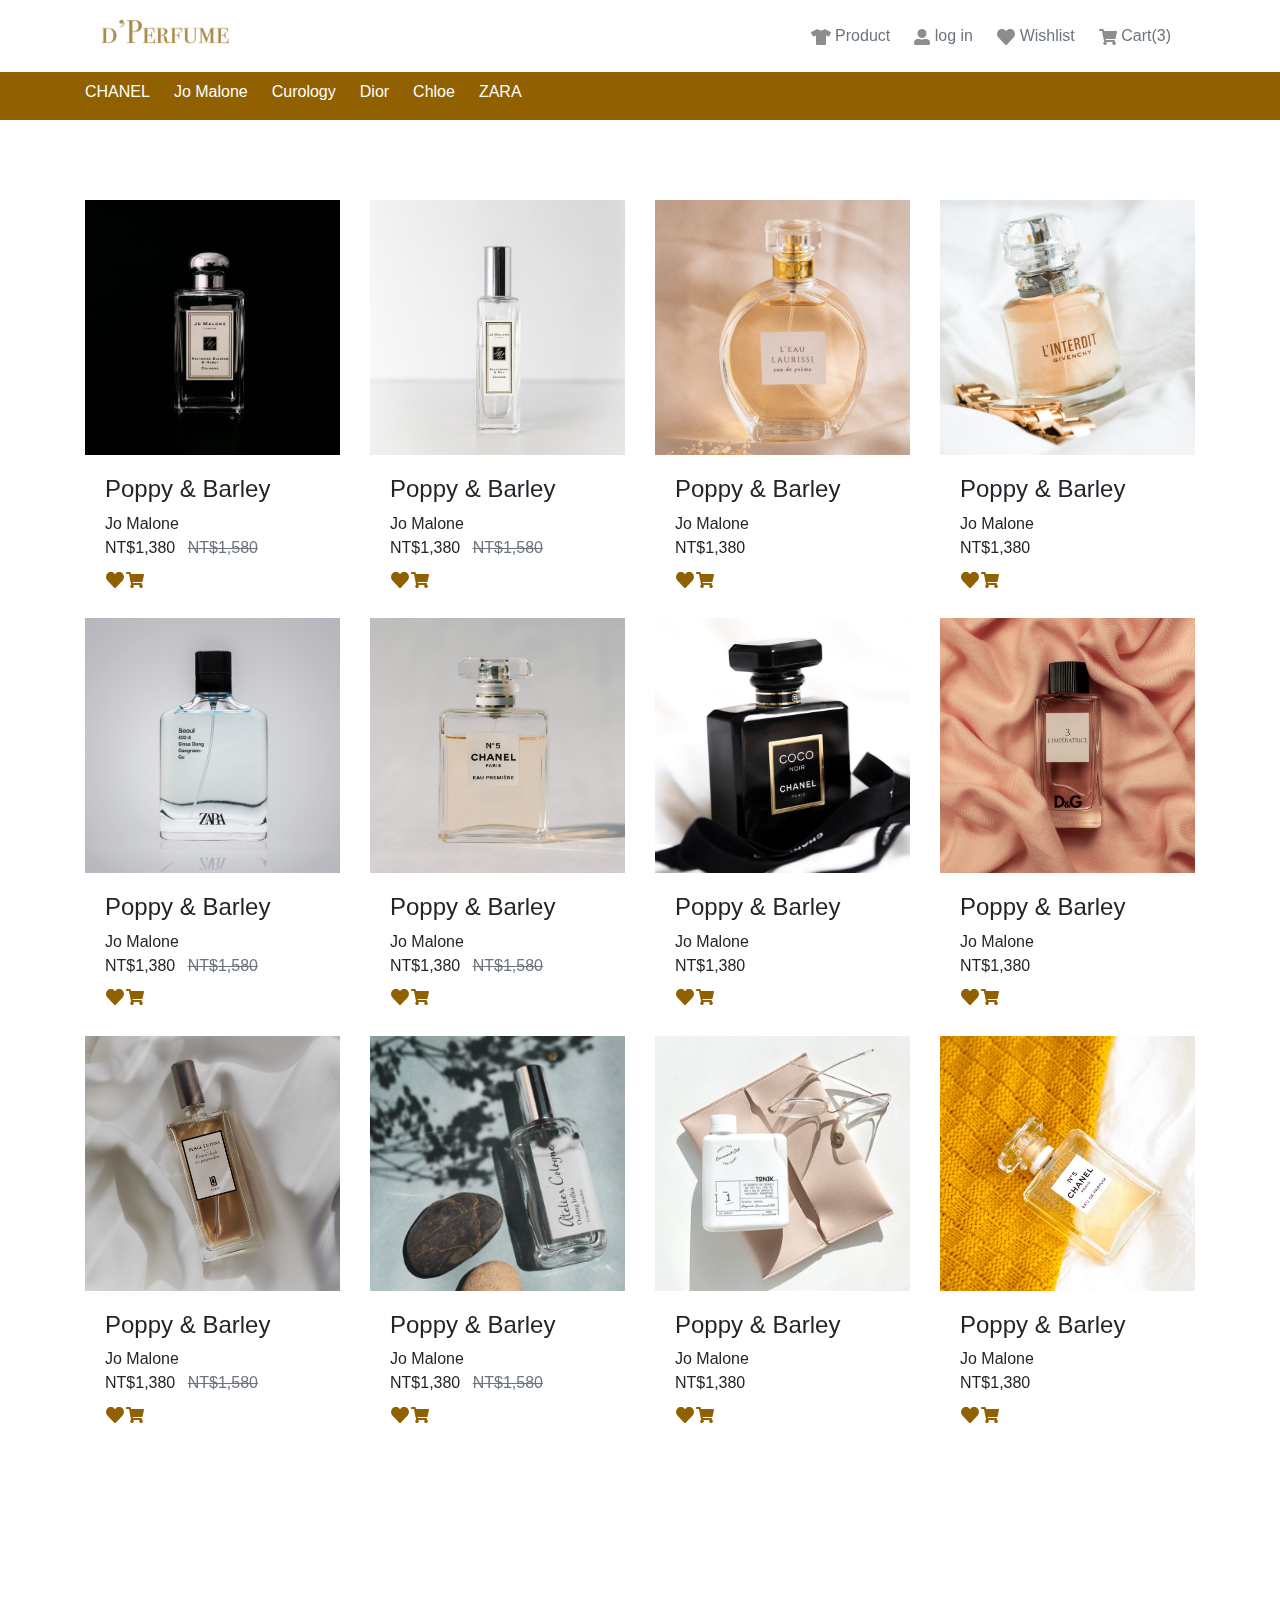
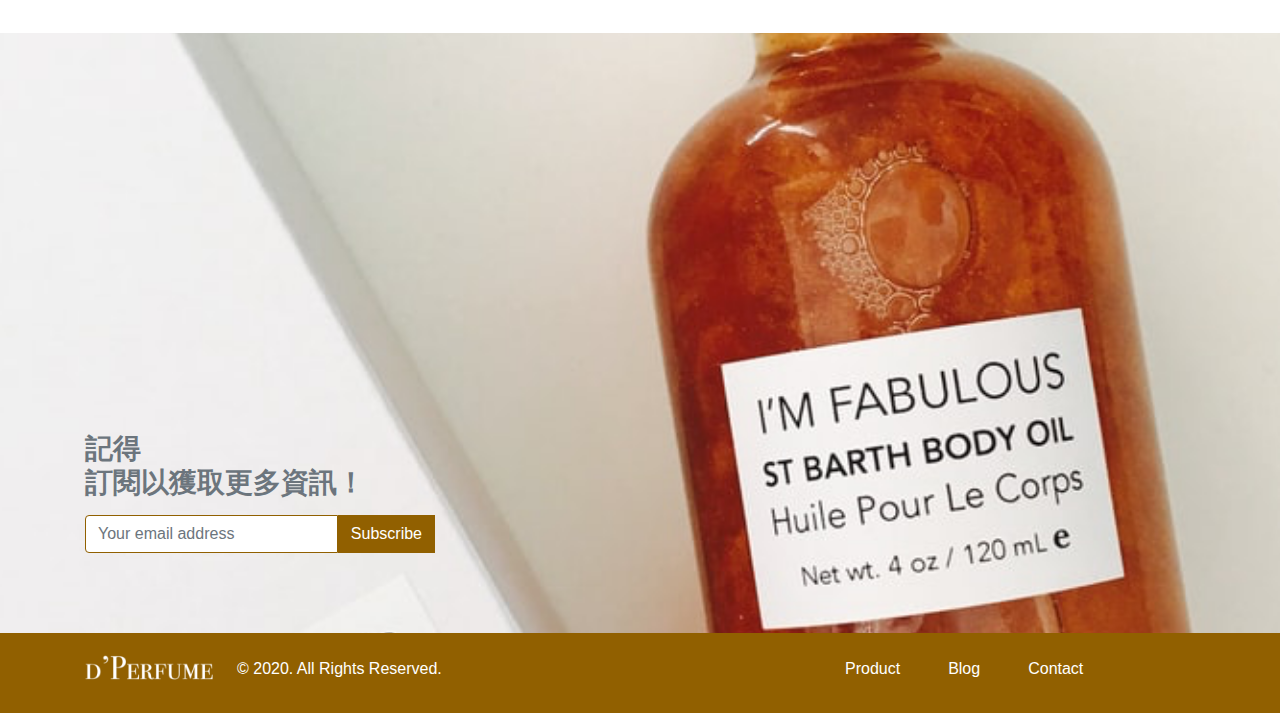
<file: 產品列表頁.html>
<!DOCTYPE html>
<html>
<head>
    <meta charset="utf-8">
    <title>產品列表頁</title>
	<meta name="viewport" content="width=device-width, initial-scale=1.0">
	<link rel="stylesheet" href="css/all.min.css">
</head>
<body>
    <div class="header container" data-aos="fade-down">
        <nav class="row navbar navbar-expand-md navbar-light">
            <h1 class="col-5 col-md-4 navbar-brand">
                <a href="index.html">
                    <img src="img/d’Perfume.png" alt="d’Perfume">
                </a>
            </h1>
            <!--mobile導覽列選單-->
            <div class="col-5 d-flex d-md-none justify-content-end pr-0">
                <div class="d-flex align-items-center mr-3">
                    <a href="#" class="position-relative">
                        <img src="img/shopping-cart.svg" alt="shopping-cart">
                        <p class="text-white text-center bg-primary">3</p>
                    </a>
                </div>
                <button class="navbar-toggler d-flex d-md-none border-0 btn" type="button" data-toggle="collapse" data-target="#navbarSupportedContent" aria-controls="navbarSupportedContent" aria-expanded="true" aria-label="Toggle navigation">
                    <span class="navbar-toggler-icon"></span>
                </button>
            </div>
            <!--desktop導覽列選單-->
            <div class="col-md-8 collapse navbar-collapse justify-content-end">
                <ul class="navbar-nav">
                    <li class="nav-item active mr-4">
                        <img src="img/tshirt.svg" alt="tshirt">
                        <a href="產品列表頁.html" class="text-decoration-none text-secondary">Product</a>
                    </li>
                    <li class="nav-item active mr-4">
                        <img src="img/user-alt.svg" alt="user-alt">
                        <a href="登入頁Login.html" class="text-decoration-none text-secondary">log in</a>
                    </li>
                    <li class="nav-item active mr-4">
                        <img src="img/heart.svg" alt="heart">
                        <a href="#" class="text-decoration-none text-secondary">Wishlist</a>
                    </li>
                    <li class="nav-item active mr-4">
                        <img src="img/shopping-cart.svg" alt="shopping-cart">
                        <a href="#" class="text-decoration-none text-secondary">Cart(3)</a>
                    </li>
                </ul>
            </div>
        </nav>
    </div>
    <!--mobile導覽列選單的開闔-->
    <div class="container-fluid d-md-none navbar-collapse collapse px-0" id="navbarSupportedContent">
        <ul class="navbar-nav d-flex justify-content-between mr-auto">
            <li class="nav-item bg-secondary border-bottom border-white text-center">
                <a class="nav-link text-white py-3" href="產品列表頁.html">Product</a>
            </li>
            <li class="nav-item bg-secondary border-bottom border-white text-center">
                <a class="nav-link text-white py-3" href="#">Wishlist</a>
            </li>
            <li class="nav-item bg-secondary border-bottom border-white text-center">
                <a class="nav-link text-white py-3" href="#">Blog</a>
            </li>
            <li class="nav-item bg-secondary border-bottom border-white text-center">
                <a class="nav-link text-white py-3" href="#">Contact</a>
            </li>
            <li class="nav-item bg-secondary text-center">
                <a class="nav-link text-white py-3" href="登入頁Login.html">Log in</a>
            </li>
        </ul>
    </div>

    <div class="container-fluid bg-primary d-none d-lg-flex" data-aos="fade-up">
        <div class="container">
            <div class="row">
                <ul class="col-7 list-unstyled d-flex text-white">
                    <li>
                        <a href="#" class="d-block mt-2 mr-4 text-decoration-none text-white">CHANEL</a>
                    </li>
                    <li>
                        <a href="#" class="d-block mt-2 mr-4 text-decoration-none text-white">Jo Malone</a>
                    </li>
                    <li>
                        <a href="#" class="d-block mt-2 mr-4 text-decoration-none text-white">Curology</a>
                    </li>
                    <li>
                        <a href="#" class="d-block mt-2 mr-4 text-decoration-none text-white">Dior</a>
                    </li>
                    <li>
                        <a href="#" class="d-block mt-2 mr-4 text-decoration-none text-white">Chloe</a>
                    </li>
                    <li>
                        <a href="#" class="d-block mt-2 mr-4 text-decoration-none text-white">ZARA</a>
                    </li>
                </ul>
            </div>
        </div>
    </div>

    <div class="modal fade" id="cart" tabindex="-1" role="dialog" aria-labelledby="cart-add" aria-hidden="true">
        <div class="modal-dialog modal-dialog-centered" role="document">
            <div class="modal-content">
                <div class="modal-body text-center">
                    <span class="text-primary font-weight-bold">已加入購物車</span>
                </div>
            </div>
        </div>
    </div>

    <div class="modal fade" id="heart" tabindex="-1" role="dialog" aria-labelledby="heart-add" aria-hidden="true">
        <div class="modal-dialog modal-dialog-centered" role="document">
            <div class="modal-content">
                <div class="modal-body text-center">
                    <span class="text-primary font-weight-bold">已加入我的收藏</span>
                </div>
            </div>
        </div>
    </div>
    <!--產品列表頁的客製化-->
    <div class="container" data-aos="zoom-in">
        <ul class="row list-unstyled mt-7">
            <li class="col-6 col-md-3">
                <a href="#">
                    <img src="img/photo-1519669011783-4eaa95fa1b7d.png" alt="Poppy & Barley" class="img-fluid">
                </a>
                <div class="card-body">
                    <h4>Poppy & Barley</h4>
                    <p class="m-0">Jo Malone</p>
                    <span class="mr-2">NT$1,380</span>
                    <del class="text-secondary">NT$1,580</del>
                    <div class="d-flex">
                        <button class="btn btn-link px-0" data-toggle="modal" data-target="#heart">
                            <img src="img/heart(1).svg" alt="heart">
                        </button>
                        <button class="btn btn-link px-0" data-toggle="modal" data-target="#cart">
                            <img src="img/shopping-cart (1).svg" alt="shopping-cart">
                        </button>
                    </div>
                </div>
            </li>
            <li class="col-6 col-md-3">
                <a href="#">
                    <img src="img/產品列表255(2).png" alt="Poppy & Barley" class="img-fluid">
                </a>
                <div class="card-body">
                    <h4>Poppy & Barley</h4>
                    <p class="m-0">Jo Malone</p>
                    <span class="mr-2">NT$1,380</span>
                    <del class="text-secondary">NT$1,580</del>
                    <div class="d-flex">
                        <button class="btn btn-link px-0" data-toggle="modal" data-target="#heart">
                            <img src="img/heart(1).svg" alt="heart">
                        </button>
                        <button class="btn btn-link px-0" data-toggle="modal" data-target="#cart">
                            <img src="img/shopping-cart (1).svg" alt="shopping-cart">
                        </button>
                    </div>
                </div>
            </li>
            <li class="col-6 col-md-3">
                <a href="#">
                    <img src="img/photo-1566977776052-6e61e35bf9be.png" alt="Poppy & Barley" class="img-fluid">
                </a>
                <div class="card-body">
                    <h4>Poppy & Barley</h4>
                    <p class="m-0">Jo Malone</p>
                    <span class="mr-2">NT$1,380</span>
                    <div class="d-flex">
                        <button class="btn btn-link px-0" data-toggle="modal" data-target="#heart">
                            <img src="img/heart(1).svg" alt="heart">
                        </button>
                        <button class="btn btn-link px-0" data-toggle="modal" data-target="#cart">
                            <img src="img/shopping-cart (1).svg" alt="shopping-cart">
                        </button>
                    </div>
                </div>
            </li>
            <li class="col-6 col-md-3">
                <a href="#">
                    <img src="img/photo-1578996834254-13d1b661a5ed.png" alt="Poppy & Barley" class="img-fluid">
                </a>
                <div class="card-body">
                    <h4>Poppy & Barley</h4>
                    <p class="m-0">Jo Malone</p>
                    <span class="mr-2">NT$1,380</span>
                    <div class="d-flex">
                        <button class="btn btn-link px-0" data-toggle="modal" data-target="#heart">
                            <img src="img/heart(1).svg" alt="heart">
                        </button>
                        <button class="btn btn-link px-0" data-toggle="modal" data-target="#cart">
                            <img src="img/shopping-cart (1).svg" alt="shopping-cart">
                        </button>
                    </div>
                </div>
            </li>

            <li class="col-6 col-md-3">
                <a href="#">
                    <img src="img/產品列表255(5).png" alt="Poppy & Barley" class="img-fluid">
                </a>
                <div class="card-body">
                    <h4>Poppy & Barley</h4>
                    <p class="m-0">Jo Malone</p>
                    <span class="mr-2">NT$1,380</span>
                    <del class="text-secondary">NT$1,580</del>
                    <div class="d-flex">
                        <button class="btn btn-link px-0" data-toggle="modal" data-target="#heart">
                            <img src="img/heart(1).svg" alt="heart">
                        </button>
                        <button class="btn btn-link px-0" data-toggle="modal" data-target="#cart">
                            <img src="img/shopping-cart (1).svg" alt="shopping-cart">
                        </button>
                    </div>
                </div>
            </li>
            <li class="col-6 col-md-3">
                <a href="產品內頁.html">
                    <img src="img/產品列表255(6).png" alt="Poppy & Barley" class="img-fluid">
                </a>
                <div class="card-body">
                    <h4>Poppy & Barley</h4>
                    <p class="m-0">Jo Malone</p>
                    <span class="mr-2">NT$1,380</span>
                    <del class="text-secondary">NT$1,580</del>
                    <div class="d-flex">
                        <button class="btn btn-link px-0" data-toggle="modal" data-target="#heart">
                            <img src="img/heart(1).svg" alt="heart">
                        </button>
                        <button class="btn btn-link px-0" data-toggle="modal" data-target="#cart">
                            <img src="img/shopping-cart (1).svg" alt="shopping-cart">
                        </button>
                    </div>
                </div>
            </li>
            <li class="col-6 col-md-3">
                <a href="#">
                    <img src="img/photo-1592842414746-a2fd2101381f.png" alt="Poppy & Barley" class="img-fluid">
                </a>
                <div class="card-body">
                    <h4>Poppy & Barley</h4>
                    <p class="m-0">Jo Malone</p>
                    <span class="mr-2">NT$1,380</span>
                    <div class="d-flex">
                        <button class="btn btn-link px-0" data-toggle="modal" data-target="#heart">
                            <img src="img/heart(1).svg" alt="heart">
                        </button>
                        <button class="btn btn-link px-0" data-toggle="modal" data-target="#cart">
                            <img src="img/shopping-cart (1).svg" alt="shopping-cart">
                        </button>
                    </div>
                </div>
            </li>
            <li class="col-6 col-md-3">
                <a href="#">
                    <img src="img/photo-1544468266-6a8948003cd7.png" alt="Poppy & Barley" class="img-fluid">
                </a>
                <div class="card-body">
                    <h4>Poppy & Barley</h4>
                    <p class="m-0">Jo Malone</p>
                    <span class="mr-2">NT$1,380</span>
                    <div class="d-flex">
                        <button class="btn btn-link px-0" data-toggle="modal" data-target="#heart">
                            <img src="img/heart(1).svg" alt="heart">
                        </button>
                        <button class="btn btn-link px-0" data-toggle="modal" data-target="#cart">
                            <img src="img/shopping-cart (1).svg" alt="shopping-cart">
                        </button>
                    </div>
                </div>
            </li>

            <li class="col-6 col-md-3">
                <a href="#">
                    <img src="img/產品列表255(9).png" alt="Poppy & Barley" class="img-fluid">
                </a>
                <div class="card-body">
                    <h4>Poppy & Barley</h4>
                    <p class="m-0">Jo Malone</p>
                    <span class="mr-2">NT$1,380</span>
                    <del class="text-secondary">NT$1,580</del>
                    <div class="d-flex">
                        <button class="btn btn-link px-0" data-toggle="modal" data-target="#heart">
                            <img src="img/heart(1).svg" alt="heart">
                        </button>
                        <button class="btn btn-link px-0" data-toggle="modal" data-target="#cart">
                            <img src="img/shopping-cart (1).svg" alt="shopping-cart">
                        </button>
                    </div>
                </div>
            </li>
            <li class="col-6 col-md-3">
                <a href="#">
                    <img src="img/photo-1592247691114-69a06342531a.png" alt="Poppy & Barley" class="img-fluid">
                </a>
                <div class="card-body">
                    <h4>Poppy & Barley</h4>
                    <p class="m-0">Jo Malone</p>
                    <span class="mr-2">NT$1,380</span>
                    <del class="text-secondary">NT$1,580</del>
                    <div class="d-flex">
                        <button class="btn btn-link px-0" data-toggle="modal" data-target="#heart">
                            <img src="img/heart(1).svg" alt="heart">
                        </button>
                        <button class="btn btn-link px-0" data-toggle="modal" data-target="#cart">
                            <img src="img/shopping-cart (1).svg" alt="shopping-cart">
                        </button>
                    </div>
                </div>
            </li>
            <li class="col-6 col-md-3">
                <a href="#">
                    <img src="img/photo-1559264729-91549dddfc45.png" alt="Poppy & Barley" class="img-fluid">
                </a>
                <div class="card-body">
                    <h4>Poppy & Barley</h4>
                    <p class="m-0">Jo Malone</p>
                    <span class="mr-2">NT$1,380</span>
                    <div class="d-flex">
                        <button class="btn btn-link px-0" data-toggle="modal" data-target="#heart">
                            <img src="img/heart(1).svg" alt="heart">
                        </button>
                        <button class="btn btn-link px-0" data-toggle="modal" data-target="#cart">
                            <img src="img/shopping-cart (1).svg" alt="shopping-cart">
                        </button>
                    </div>
                </div>
            </li>
            <li class="col-6 col-md-3">
                <a href="#">
                    <img src="img/photo-1594913366159-1832cfbe7ca1.png" alt="Poppy & Barley" class="img-fluid">
                </a>
                <div class="card-body">
                    <h4>Poppy & Barley</h4>
                    <p class="m-0">Jo Malone</p>
                    <span class="mr-2">NT$1,380</span>
                    <div class="d-flex">
                        <button class="btn btn-link px-0" data-toggle="modal" data-target="#heart">
                            <img src="img/heart(1).svg" alt="heart">
                        </button>
                        <button class="btn btn-link px-0" data-toggle="modal" data-target="#cart">
                            <img src="img/shopping-cart (1).svg" alt="shopping-cart">
                        </button>
                    </div>
                </div>
            </li>
        </ul>
    </div>

    <div class="container mt-7 mb-6" data-aos="zoom-in">
        <div class="row justify-content-center">
            <ul class="list-unstyled d-flex">
                <li>
                    <a href="#" class="d-block text-primary">1</a>
                </li>
                <li>
                    <a href="#" class="d-block text-dark px-5">2</a>
                </li>
                <li>
                    <a href="#" class="d-block text-dark">3</a>
                </li>
            </ul>
        </div>
    </div>
    <!--客製化end-->
    <div class="footer-bg d-flex align-items-end">
        <div class="container my-7">
            <div class="row">
                <div class="col-12 col-lg-4">
                    <h3 class="text-muted font-weight-bold mb-3">記得<br>訂閱以獲取更多資訊！</h3>
                    <form action="#" class="input-group">
                        <input type="text" placeholder="Your email address" class="form-control border border-primary">
                        <button type="submit" class="btn btn-primary rounded-0">Subscribe</button>
                    </form>
                </div>
            </div>
        </div>
    </div>

    <div class="footer container-fluid bg-primary">
        <div class="container">
            <div class="row py-3">
                <div class="col-12 col-md-8 d-flex">
                    <a href="index.html" class="mr-4">
                        <img src="img/d’Perfumew.png" alt="d’Perfume">
                    </a>
                    <p class="text-white mt-2">© 2020. All Rights Reserved.</p>
                </div>
                <div class="col-md-4 d-none d-lg-flex mt-2">
                    <a href="#" class="text-decoration-none text-white mr-5">Product</a>
                    <a href="#" class="text-decoration-none text-white mr-5">Blog</a>
                    <a href="#" class="text-decoration-none text-white">Contact</a>
                </div>
            </div>
        </div>
    </div>

    <script src="https://code.jquery.com/jquery-3.5.1.slim.min.js" integrity="sha384-DfXdz2htPH0lsSSs5nCTpuj/zy4C+OGpamoFVy38MVBnE+IbbVYUew+OrCXaRkfj" crossorigin="anonymous"></script>
    <script src="https://cdn.jsdelivr.net/npm/popper.js@1.16.1/dist/umd/popper.min.js" integrity="sha384-9/reFTGAW83EW2RDu2S0VKaIzap3H66lZH81PoYlFhbGU+6BZp6G7niu735Sk7lN" crossorigin="anonymous"></script>
    <script src="https://stackpath.bootstrapcdn.com/bootstrap/4.5.2/js/bootstrap.min.js" integrity="sha384-B4gt1jrGC7Jh4AgTPSdUtOBvfO8shuf57BaghqFfPlYxofvL8/KUEfYiJOMMV+rV" crossorigin="anonymous"></script>

    <link rel="stylesheet" href="https://unpkg.com/aos@next/dist/aos.css" />
    <script src="https://unpkg.com/aos@next/dist/aos.js"></script>
    <script>
    AOS.init();
    </script>
</body>
</html>
</file>
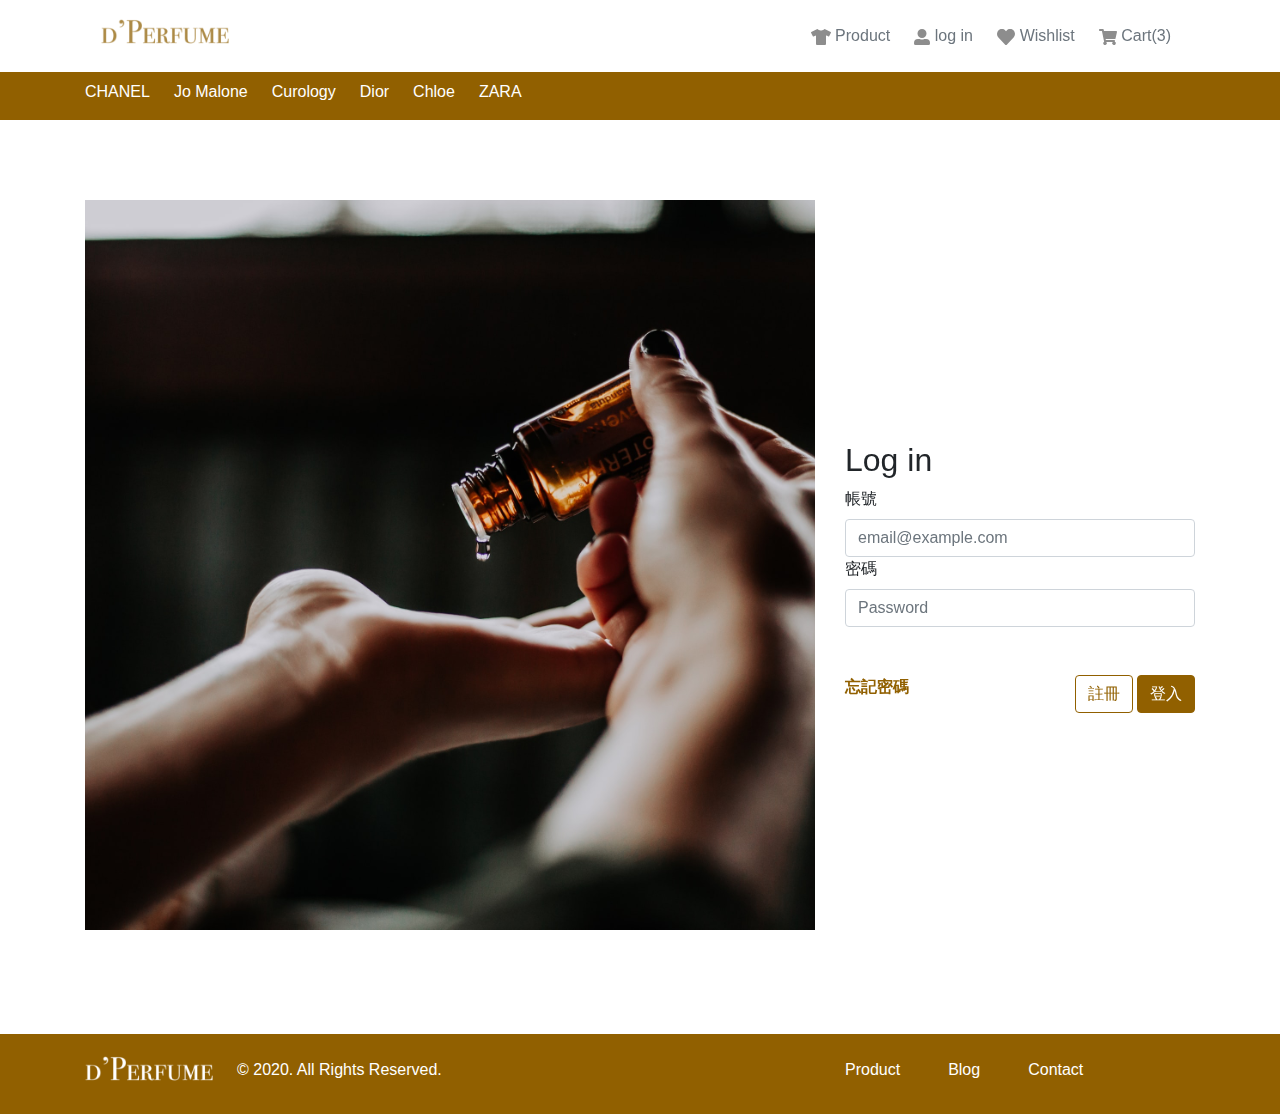
<file: 登入頁Login.html>
<!DOCTYPE html>
<html>
<head>
    <meta charset="utf-8">
    <title>登入頁Login</title>
	<meta name="viewport" content="width=device-width, initial-scale=1.0">
	<link rel="stylesheet" href="css/all.min.css">
</head>
<body>
    <div class="header container" data-aos="fade-down">
        <nav class="row navbar navbar-expand-md navbar-light">
            <h1 class="col-5 col-md-4 navbar-brand">
                <a href="index.html">
                    <img src="img/d’Perfume.png" alt="d’Perfume">
                </a>
            </h1>
            <!--mobile導覽列選單-->
            <div class="col-5 d-flex d-md-none justify-content-end pr-0">
                <div class="d-flex align-items-center mr-3">
                    <a href="#" class="position-relative">
                        <img src="img/shopping-cart.svg" alt="shopping-cart">
                        <p class="text-white text-center bg-primary">3</p>
                    </a>
                </div>
                <button class="navbar-toggler d-flex d-md-none border-0 btn" type="button" data-toggle="collapse" data-target="#navbarSupportedContent" aria-controls="navbarSupportedContent" aria-expanded="true" aria-label="Toggle navigation">
                    <span class="navbar-toggler-icon"></span>
                </button>
            </div>
            <!--desktop導覽列選單-->
            <div class="col-md-8 collapse navbar-collapse justify-content-end">
                <ul class="navbar-nav">
                    <li class="nav-item active mr-4">
                        <img src="img/tshirt.svg" alt="tshirt">
                        <a href="產品列表頁.html" class="text-decoration-none text-secondary">Product</a>
                    </li>
                    <li class="nav-item active mr-4">
                        <img src="img/user-alt.svg" alt="user-alt">
                        <a href="登入頁Login.html" class="text-decoration-none text-secondary">log in</a>
                    </li>
                    <li class="nav-item active mr-4">
                        <img src="img/heart.svg" alt="heart">
                        <a href="#" class="text-decoration-none text-secondary">Wishlist</a>
                    </li>
                    <li class="nav-item active mr-4">
                        <img src="img/shopping-cart.svg" alt="shopping-cart">
                        <a href="#" class="text-decoration-none text-secondary">Cart(3)</a>
                    </li>
                </ul>
            </div>
        </nav>
    </div>
    <!--mobile導覽列選單的開闔-->
    <div class="container-fluid d-md-none navbar-collapse collapse px-0" id="navbarSupportedContent">
        <ul class="navbar-nav d-flex justify-content-between mr-auto">
            <li class="nav-item bg-secondary border-bottom border-white text-center">
                <a class="nav-link text-white py-3" href="產品列表頁.html">Product</a>
            </li>
            <li class="nav-item bg-secondary border-bottom border-white text-center">
                <a class="nav-link text-white py-3" href="#">Wishlist</a>
            </li>
            <li class="nav-item bg-secondary border-bottom border-white text-center">
                <a class="nav-link text-white py-3" href="#">Blog</a>
            </li>
            <li class="nav-item bg-secondary border-bottom border-white text-center">
                <a class="nav-link text-white py-3" href="#">Contact</a>
            </li>
            <li class="nav-item bg-secondary text-center">
                <a class="nav-link text-white py-3" href="登入頁Login.html">Log in</a>
            </li>
        </ul>
    </div>
    
    <div class="container-fluid bg-primary d-none d-lg-flex" data-aos="fade-up">
        <div class="container">
            <div class="row">
                <ul class="col-7 list-unstyled d-flex text-white">
                    <li>
                        <a href="#" class="d-block mt-2 mr-4 text-decoration-none text-white">CHANEL</a>
                    </li>
                    <li>
                        <a href="#" class="d-block mt-2 mr-4 text-decoration-none text-white">Jo Malone</a>
                    </li>
                    <li>
                        <a href="#" class="d-block mt-2 mr-4 text-decoration-none text-white">Curology</a>
                    </li>
                    <li>
                        <a href="#" class="d-block mt-2 mr-4 text-decoration-none text-white">Dior</a>
                    </li>
                    <li>
                        <a href="#" class="d-block mt-2 mr-4 text-decoration-none text-white">Chloe</a>
                    </li>
                    <li>
                        <a href="#" class="d-block mt-2 mr-4 text-decoration-none text-white">ZARA</a>
                    </li>
                </ul>
            </div>
        </div>
    </div>
    <!--登入頁Login的客製化-->
    <div class="container my-7">
        <div class="row">
            <div class="col-12 col-md-12 col-xl-8 d-flex justify-content-center mb-4" data-aos="zoom-in-left">
                <img src="img/photo-1515377905703-c4788e51af15.png" alt="login-img" class="img-fluid">
            </div>
            <div class="col-12 col-xl-4 d-flex flex-column justify-content-center" data-aos="zoom-in-right">
                <h2>Log in</h2>
                <form action="#">
                    <label for="email">帳號</label>
                    <input type="email" placeholder="email@example.com" id="email" class="col-mb-4 form-control">
                    <label for="password">密碼</label>
                    <input type="password" placeholder="Password" id="password" class="form-control">
                </form>
                <div class="d-flex justify-content-between mt-5">
                    <a href="#" class="font-weight-bold text-primary">忘記密碼</a>
                    <div>
                        <button type="button" class="btn btn-outline-primary">註冊</button>
                        <button type="button" class="btn btn-primary">
                            <a href="會員管理.html" class="text-decoration-none text-white">登入</a>
                        </button>
                    </div>
                </div>
            </div>
        </div>
    </div>
    <!--客製化end-->
    <div class="footer container-fluid bg-primary">
        <div class="container">
            <div class="row py-3">
                <div class="col-12 col-md-8 d-flex">
                    <a href="index.html" class="mr-4">
                        <img src="img/d’Perfumew.png" alt="d’Perfume">
                    </a>
                    <p class="text-white mt-2">© 2020. All Rights Reserved.</p>
                </div>
                <div class="col-md-4 d-none d-lg-flex mt-2">
                    <a href="產品列表頁.html" class="text-decoration-none text-white mr-5">Product</a>
                    <a href="#" class="text-decoration-none text-white mr-5">Blog</a>
                    <a href="#" class="text-decoration-none text-white">Contact</a>
                </div>
            </div>
        </div>
    </div>

    <script src="https://code.jquery.com/jquery-3.5.1.slim.min.js" integrity="sha384-DfXdz2htPH0lsSSs5nCTpuj/zy4C+OGpamoFVy38MVBnE+IbbVYUew+OrCXaRkfj" crossorigin="anonymous"></script>
    <script src="https://cdn.jsdelivr.net/npm/popper.js@1.16.1/dist/umd/popper.min.js" integrity="sha384-9/reFTGAW83EW2RDu2S0VKaIzap3H66lZH81PoYlFhbGU+6BZp6G7niu735Sk7lN" crossorigin="anonymous"></script>
    <script src="https://stackpath.bootstrapcdn.com/bootstrap/4.5.2/js/bootstrap.min.js" integrity="sha384-B4gt1jrGC7Jh4AgTPSdUtOBvfO8shuf57BaghqFfPlYxofvL8/KUEfYiJOMMV+rV" crossorigin="anonymous"></script>
    
    <link rel="stylesheet" href="https://unpkg.com/aos@next/dist/aos.css" />
    <script src="https://unpkg.com/aos@next/dist/aos.js"></script>
    <script>
    AOS.init();
    </script>
</body>
</html>
</file>
